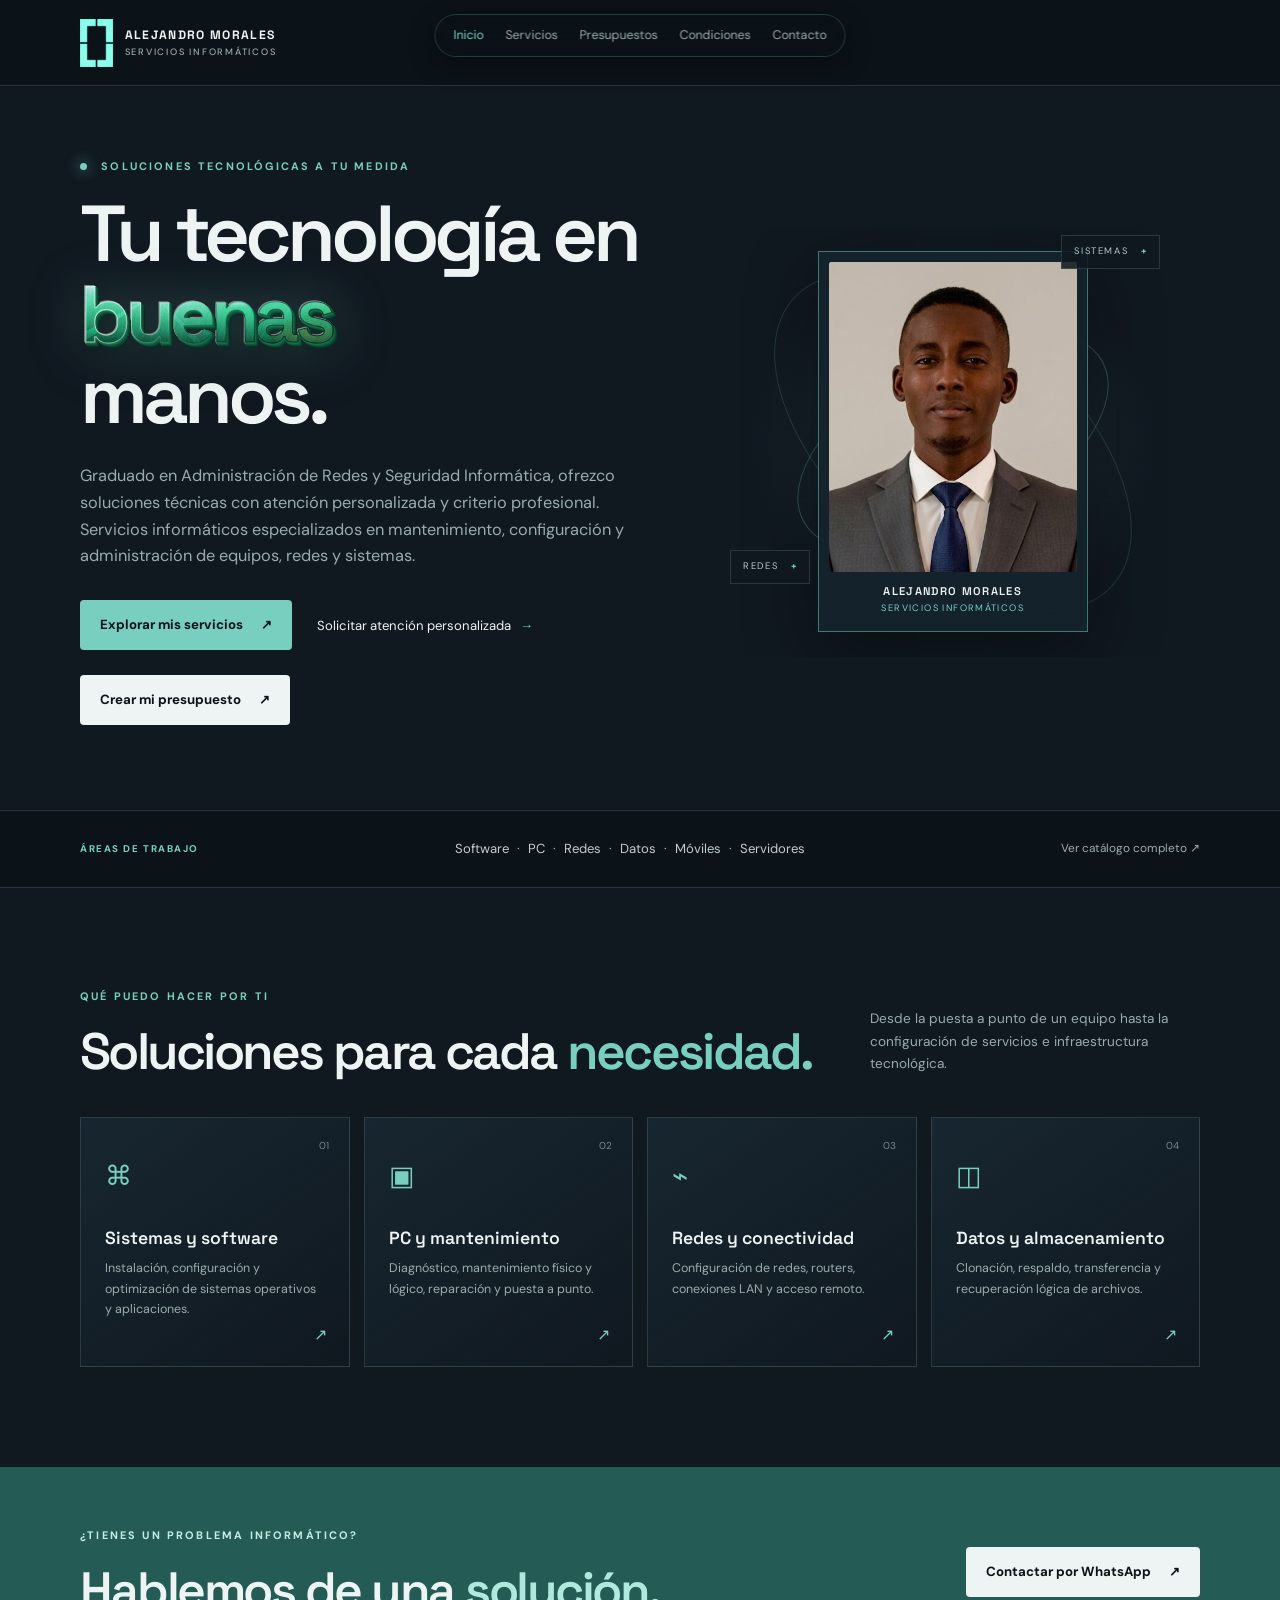
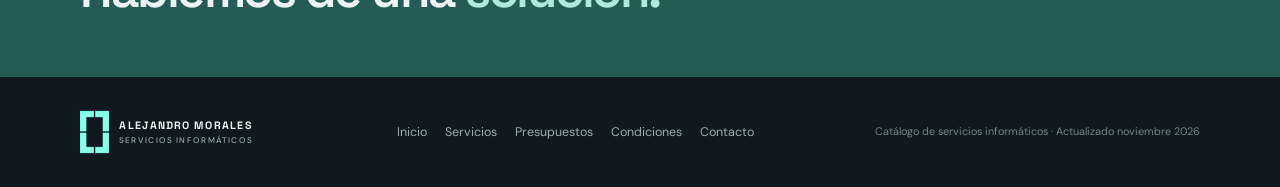
<file: index.html>
<!doctype html>
<html lang="es">
<head>
  <meta charset="utf-8">
  <meta name="viewport" content="width=device-width, initial-scale=1">
  <meta name="theme-color" content="#101820">
  <meta name="description" content="Servicios informáticos personalizados: mantenimiento, software, redes, datos, móviles y servidores.">
  <title>Alejandro Morales | Servicios informáticos</title>
  <link rel="canonical" href="https://alek0byte.github.io/alejandro-morales-services/">
  <meta property="og:type" content="website">
  <meta property="og:site_name" content="Alejandro Morales · Servicios informáticos">
  <meta property="og:title" content="Alejandro Morales | Servicios informáticos">
  <meta property="og:description" content="Asistencia informática, mantenimiento, redes, datos y servidores. Soluciones claras y atención personalizada.">
  <meta property="og:url" content="https://alek0byte.github.io/alejandro-morales-services/">
  <meta property="og:image" content="https://alek0byte.github.io/alejandro-morales-services/assets/img/og-image.jpg">
  <meta property="og:image:width" content="1200">
  <meta property="og:image:height" content="630">
  <meta property="og:image:alt" content="Alejandro Morales · Servicios informáticos">
  <meta property="og:locale" content="es_ES">
  <meta name="twitter:card" content="summary_large_image">
  <meta name="twitter:title" content="Alejandro Morales | Servicios informáticos">
  <meta name="twitter:description" content="Asistencia informática, mantenimiento, redes, datos y servidores.">
  <meta name="twitter:image" content="https://alek0byte.github.io/alejandro-morales-services/assets/img/og-image.jpg">
  <link rel="manifest" href="manifest.webmanifest">
  <link rel="icon" href="assets/img/favicon-32.png" type="image/png" sizes="32x32">
  <link rel="icon" href="assets/img/favicon.png" type="image/png" sizes="64x64">
  <link rel="icon" href="assets/img/app-icon-192.png" type="image/png" sizes="192x192">
  <link rel="apple-touch-icon" href="assets/img/apple-touch-icon-180.png" sizes="180x180">
  <link rel="preload" href="assets/fonts/dm-sans-400.woff2" as="font" type="font/woff2" crossorigin>
  <link rel="preload" href="assets/fonts/space-grotesk-600.woff2" as="font" type="font/woff2" crossorigin>
  <link rel="stylesheet" href="assets/css/fonts.css">
  <link rel="stylesheet" href="assets/css/site.css">
  <script type="application/ld+json">
    {
      "@context": "https://schema.org",
      "@type": "ProfessionalService",
      "name": "Alejandro Morales · Servicios informáticos",
      "description": "Asistencia informática, mantenimiento y configuración de equipos, redes y sistemas.",
      "url": "https://alek0byte.github.io/alejandro-morales-services/",
      "image": "https://alek0byte.github.io/alejandro-morales-services/assets/img/og-image.jpg",
      "telephone": "+53 5921 6497",
      "founder": {
        "@type": "Person",
        "name": "Alejandro Morales"
      },
      "knowsLanguage": "es"
    }
  </script>
</head>
<body>
<a class="skip-link" href="#contenido">Saltar al contenido</a>
<header class="site-header">
  <a class="brand" href="index.html"><img class="brand-logo" src="assets/img/logo.png" alt="" width="98" height="144" decoding="async"><span>ALEJANDRO MORALES<small>SERVICIOS INFORMÁTICOS</small></span></a>
  <button class="menu-toggle" type="button" aria-label="Abrir menú" aria-expanded="false" aria-controls="main-nav">☰</button>
  <nav id="main-nav" class="main-nav" aria-label="Navegación principal"><a class="active" aria-current="page" href="index.html">Inicio</a><a href="servicios.html">Servicios</a><a href="presupuesto.html">Presupuestos</a><a href="condiciones.html">Condiciones</a><a href="contacto.html">Contacto</a></nav>
</header>
<main id="contenido">
  <section class="hero wrap">
    <div class="hero-copy">
      <p class="kicker"><span class="pulse" aria-hidden="true"></span> SOLUCIONES TECNOLÓGICAS A TU MEDIDA</p>
      <h1>Tu tecnología en <span class="gem-tail"><span class="gem-slot"><span class="gem is-active" data-text="buenas">buenas</span><span class="gem" data-text="excelentes" aria-hidden="true">excelentes</span><span class="gem" data-text="las mejores" aria-hidden="true">las mejores</span></span> <span class="gem-manos">manos.</span></span></h1>
      <p class="hero-text">Graduado en Administración de Redes y Seguridad Informática, ofrezco soluciones técnicas con atención personalizada y criterio profesional. Servicios informáticos especializados en mantenimiento, configuración y administración de equipos, redes y sistemas.</p>
      <div class="hero-actions"><a class="button primary" href="servicios.html">Explorar mis servicios <span aria-hidden="true">↗</span></a><a class="text-link" href="contacto.html">Solicitar atención personalizada <span aria-hidden="true">→</span></a><a class="button light" href="presupuesto.html">Crear mi presupuesto <span aria-hidden="true">↗</span></a></div>
    </div>
    <div class="hero-art">
      <div class="orbit orbit-one"></div><div class="orbit orbit-two"></div>
      <div class="profile-card"><img src="assets/img/perfil.jpg" alt="Retrato de Alejandro Morales" class="profile-photo" width="512" height="505" fetchpriority="high" decoding="async"><div class="profile-caption"><strong>ALEJANDRO MORALES</strong><span>SERVICIOS INFORMÁTICOS</span></div></div>
      <div class="float-tag tag-top">SISTEMAS <b aria-hidden="true">+</b></div><div class="float-tag tag-bottom">REDES <b aria-hidden="true">+</b></div>
      <div class="art-grid"></div>
    </div>
  </section>
  <section class="intro-strip"><div class="wrap strip-inner"><span class="strip-label">ÁREAS DE TRABAJO</span><p>Software <i aria-hidden="true">·</i> PC <i aria-hidden="true">·</i> Redes <i aria-hidden="true">·</i> Datos <i aria-hidden="true">·</i> Móviles <i aria-hidden="true">·</i> Servidores</p><a href="servicios.html">Ver catálogo completo <span aria-hidden="true">↗</span></a></div></section>
  <section class="wrap section-block">
    <div class="section-heading"><div><p class="kicker">QUÉ PUEDO HACER POR TI</p><h2>Soluciones para cada <em>necesidad.</em></h2></div><p class="section-aside">Desde la puesta a punto de un equipo hasta la configuración de servicios e infraestructura tecnológica.</p></div>
    <div class="feature-grid">
      <a class="feature-card" href="servicios.html#sistemas-operativos-y-software"><span class="card-number">01</span><span class="feature-icon" aria-hidden="true">⌘</span><h3>Sistemas y software</h3><p>Instalación, configuración y optimización de sistemas operativos y aplicaciones.</p><span class="card-arrow" aria-hidden="true">↗</span></a>
      <a class="feature-card" href="servicios.html#mantenimiento-y-reparacion-de-pc"><span class="card-number">02</span><span class="feature-icon" aria-hidden="true">▣</span><h3>PC y mantenimiento</h3><p>Diagnóstico, mantenimiento físico y lógico, reparación y puesta a punto.</p><span class="card-arrow" aria-hidden="true">↗</span></a>
      <a class="feature-card" href="servicios.html#redes-y-conectividad"><span class="card-number">03</span><span class="feature-icon" aria-hidden="true">⌁</span><h3>Redes y conectividad</h3><p>Configuración de redes, routers, conexiones LAN y acceso remoto.</p><span class="card-arrow" aria-hidden="true">↗</span></a>
      <a class="feature-card" href="servicios.html#almacenamiento-y-recuperacion-de-datos"><span class="card-number">04</span><span class="feature-icon" aria-hidden="true">◫</span><h3>Datos y almacenamiento</h3><p>Clonación, respaldo, transferencia y recuperación lógica de archivos.</p><span class="card-arrow" aria-hidden="true">↗</span></a>
    </div>
  </section>
  <section class="contact-band"><div class="wrap band-inner"><div><p class="kicker">¿TIENES UN PROBLEMA INFORMÁTICO?</p><h2>Hablemos de una <em>solución.</em></h2></div><a class="button light" href="https://wa.me/5359216497?text=Hola%20Alejandro%2C%20te%20escribo%20desde%20tu%20web.%20Necesito%20ayuda%20con%3A%20" target="_blank" rel="noopener">Contactar por WhatsApp <span aria-hidden="true">↗</span></a></div></section>
</main>
<footer class="site-footer wrap">
  <a class="brand footer-brand" href="index.html"><img class="brand-logo" src="assets/img/logo.png" alt="" width="98" height="144" decoding="async"><span>ALEJANDRO MORALES<small>SERVICIOS INFORMÁTICOS</small></span></a>
  <nav class="footer-nav" aria-label="Navegación del pie"><a href="index.html">Inicio</a><a href="servicios.html">Servicios</a><a href="presupuesto.html">Presupuestos</a><a href="condiciones.html">Condiciones</a><a href="contacto.html">Contacto</a></nav>
  <p>Catálogo de servicios informáticos<span class="footer-updated"> · Actualizado noviembre 2026</span></p>
</footer>
<script src="assets/js/site.js"></script><script src="assets/js/hero-carousel.js"></script>
</body>
</html>
</file>
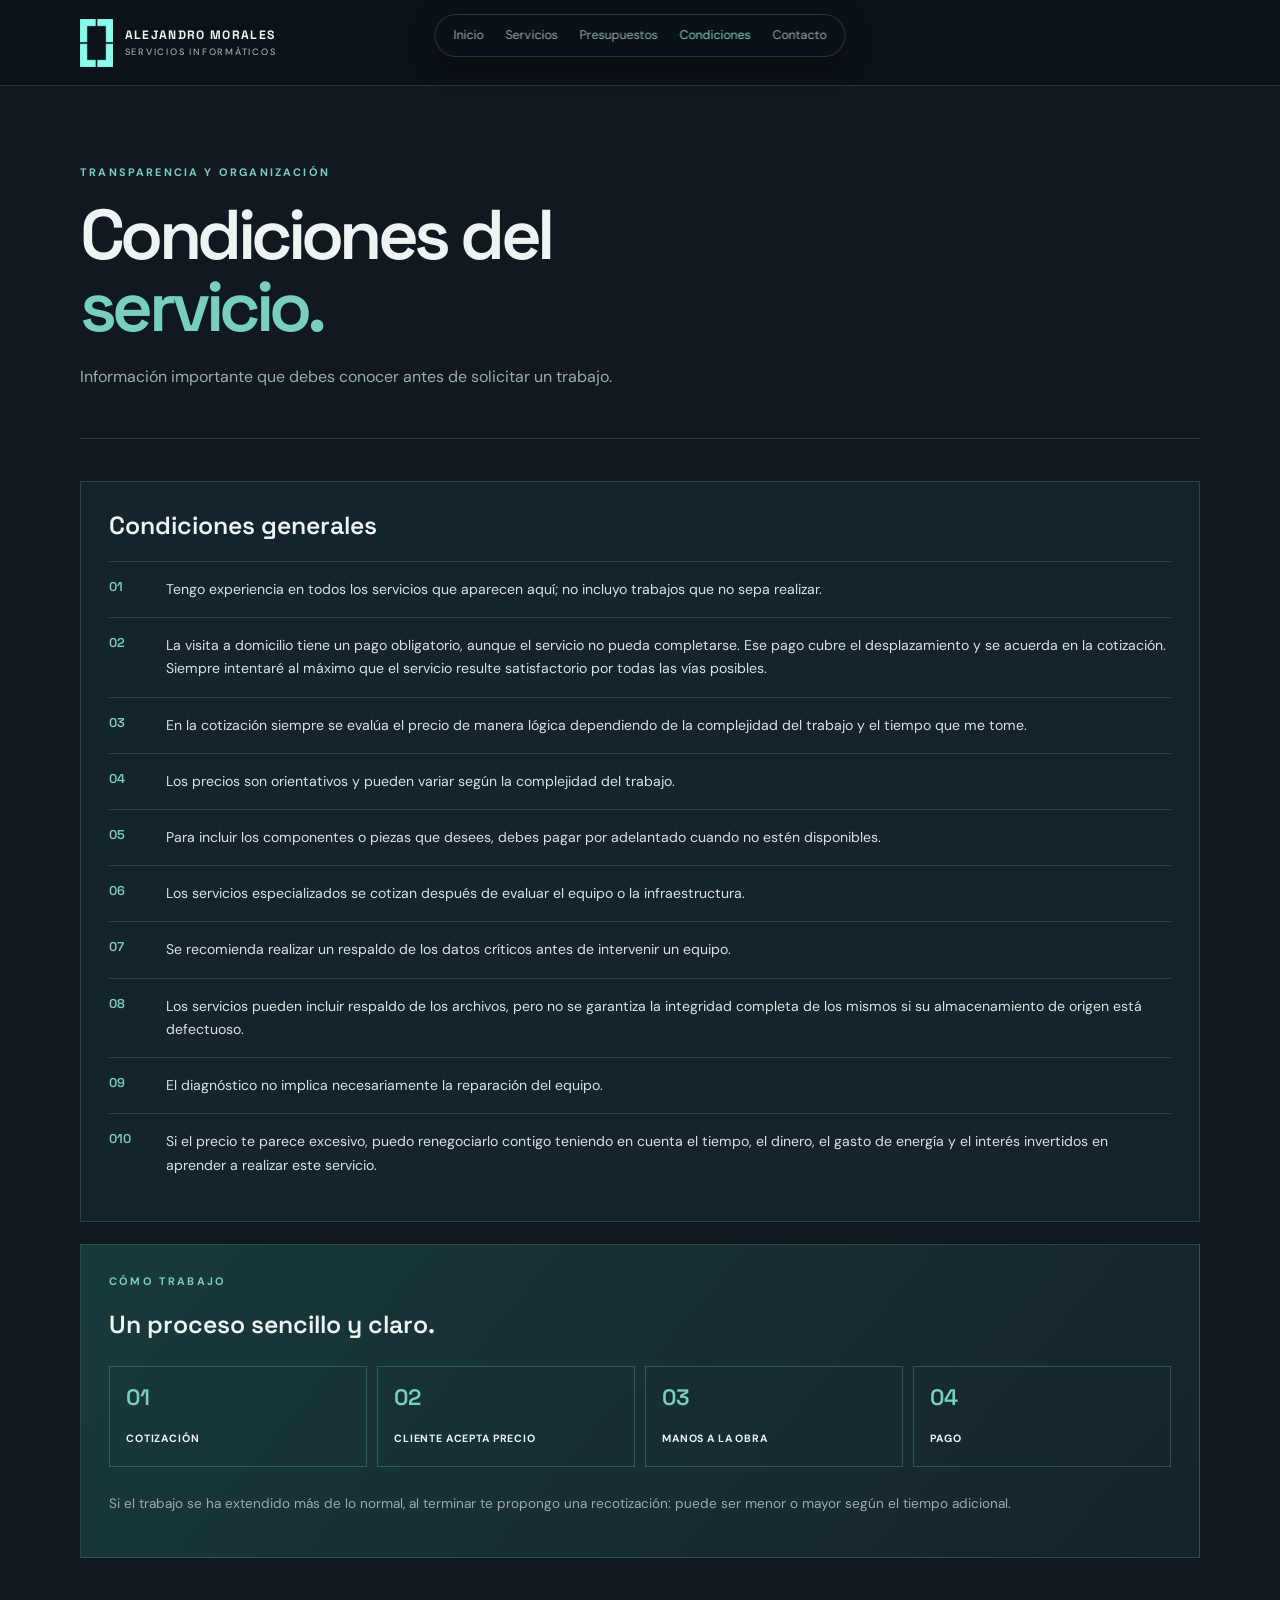
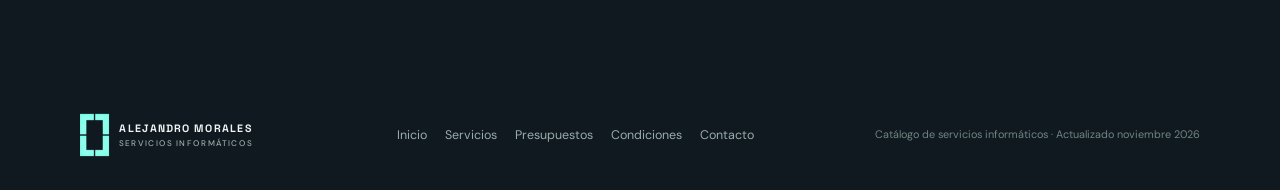
<file: condiciones.html>
<!doctype html>
<html lang="es">
<head>
  <meta charset="utf-8">
  <meta name="viewport" content="width=device-width, initial-scale=1">
  <meta name="theme-color" content="#101820">
  <meta name="description" content="Condiciones, proceso de trabajo y forma de pago de los servicios informáticos de Alejandro Morales.">
  <title>Condiciones | Alejandro Morales</title>
  <link rel="canonical" href="https://alek0byte.github.io/alejandro-morales-services/condiciones.html">
  <meta property="og:type" content="website">
  <meta property="og:site_name" content="Alejandro Morales · Servicios informáticos">
  <meta property="og:title" content="Condiciones | Alejandro Morales">
  <meta property="og:description" content="Condiciones, proceso de trabajo y forma de pago de los servicios informáticos.">
  <meta property="og:url" content="https://alek0byte.github.io/alejandro-morales-services/condiciones.html">
  <meta property="og:image" content="https://alek0byte.github.io/alejandro-morales-services/assets/img/og-image.jpg">
  <meta property="og:image:width" content="1200">
  <meta property="og:image:height" content="630">
  <meta property="og:image:alt" content="Alejandro Morales · Servicios informáticos">
  <meta property="og:locale" content="es_ES">
  <meta name="twitter:card" content="summary_large_image">
  <meta name="twitter:title" content="Condiciones | Alejandro Morales">
  <meta name="twitter:description" content="Condiciones, proceso de trabajo y forma de pago de los servicios informáticos.">
  <meta name="twitter:image" content="https://alek0byte.github.io/alejandro-morales-services/assets/img/og-image.jpg">
  <link rel="manifest" href="manifest.webmanifest">
  <link rel="icon" href="assets/img/favicon-32.png" type="image/png" sizes="32x32">
  <link rel="icon" href="assets/img/favicon.png" type="image/png" sizes="64x64">
  <link rel="icon" href="assets/img/app-icon-192.png" type="image/png" sizes="192x192">
  <link rel="apple-touch-icon" href="assets/img/apple-touch-icon-180.png" sizes="180x180">
  <link rel="preload" href="assets/fonts/dm-sans-400.woff2" as="font" type="font/woff2" crossorigin>
  <link rel="preload" href="assets/fonts/space-grotesk-600.woff2" as="font" type="font/woff2" crossorigin>
  <link rel="stylesheet" href="assets/css/fonts.css">
  <link rel="stylesheet" href="assets/css/site.css">
</head>
<body>
<a class="skip-link" href="#contenido">Saltar al contenido</a>
<header class="site-header">
  <a class="brand" href="index.html"><img class="brand-logo" src="assets/img/logo.png" alt="" width="98" height="144" decoding="async"><span>ALEJANDRO MORALES<small>SERVICIOS INFORMÁTICOS</small></span></a>
  <button class="menu-toggle" type="button" aria-label="Abrir menú" aria-expanded="false" aria-controls="main-nav">☰</button>
  <nav id="main-nav" class="main-nav" aria-label="Navegación principal"><a href="index.html">Inicio</a><a href="servicios.html">Servicios</a><a href="presupuesto.html">Presupuestos</a><a class="active" aria-current="page" href="condiciones.html">Condiciones</a><a href="contacto.html">Contacto</a></nav>
</header>
<main id="contenido" class="wrap inner-page">
  <div class="page-title"><p class="kicker">TRANSPARENCIA Y ORGANIZACIÓN</p><h1>Condiciones del <em>servicio.</em></h1><p>Información importante que debes conocer antes de solicitar un trabajo.</p></div>
  <section class="content-panel"><h2>Condiciones generales</h2><ol id="conditions-list" class="numbered-list"></ol></section>
  <section class="content-panel procedure-panel"><p class="kicker">CÓMO TRABAJO</p><h2>Un proceso sencillo y claro.</h2><div id="procedure-steps" class="procedure-steps"></div><p id="procedure-note" class="muted"></p></section>
</main>
<footer class="site-footer wrap">
  <a class="brand footer-brand" href="index.html"><img class="brand-logo" src="assets/img/logo.png" alt="" width="98" height="144" decoding="async"><span>ALEJANDRO MORALES<small>SERVICIOS INFORMÁTICOS</small></span></a>
  <nav class="footer-nav" aria-label="Navegación del pie"><a href="index.html">Inicio</a><a href="servicios.html">Servicios</a><a href="presupuesto.html">Presupuestos</a><a href="condiciones.html">Condiciones</a><a href="contacto.html">Contacto</a></nav>
  <p>Catálogo de servicios informáticos<span class="footer-updated"> · Actualizado noviembre 2026</span></p>
</footer>
<script src="assets/js/site.js"></script><script src="assets/js/shared.js"></script><script src="assets/js/conditions.js"></script>
</body>
</html>
</file>
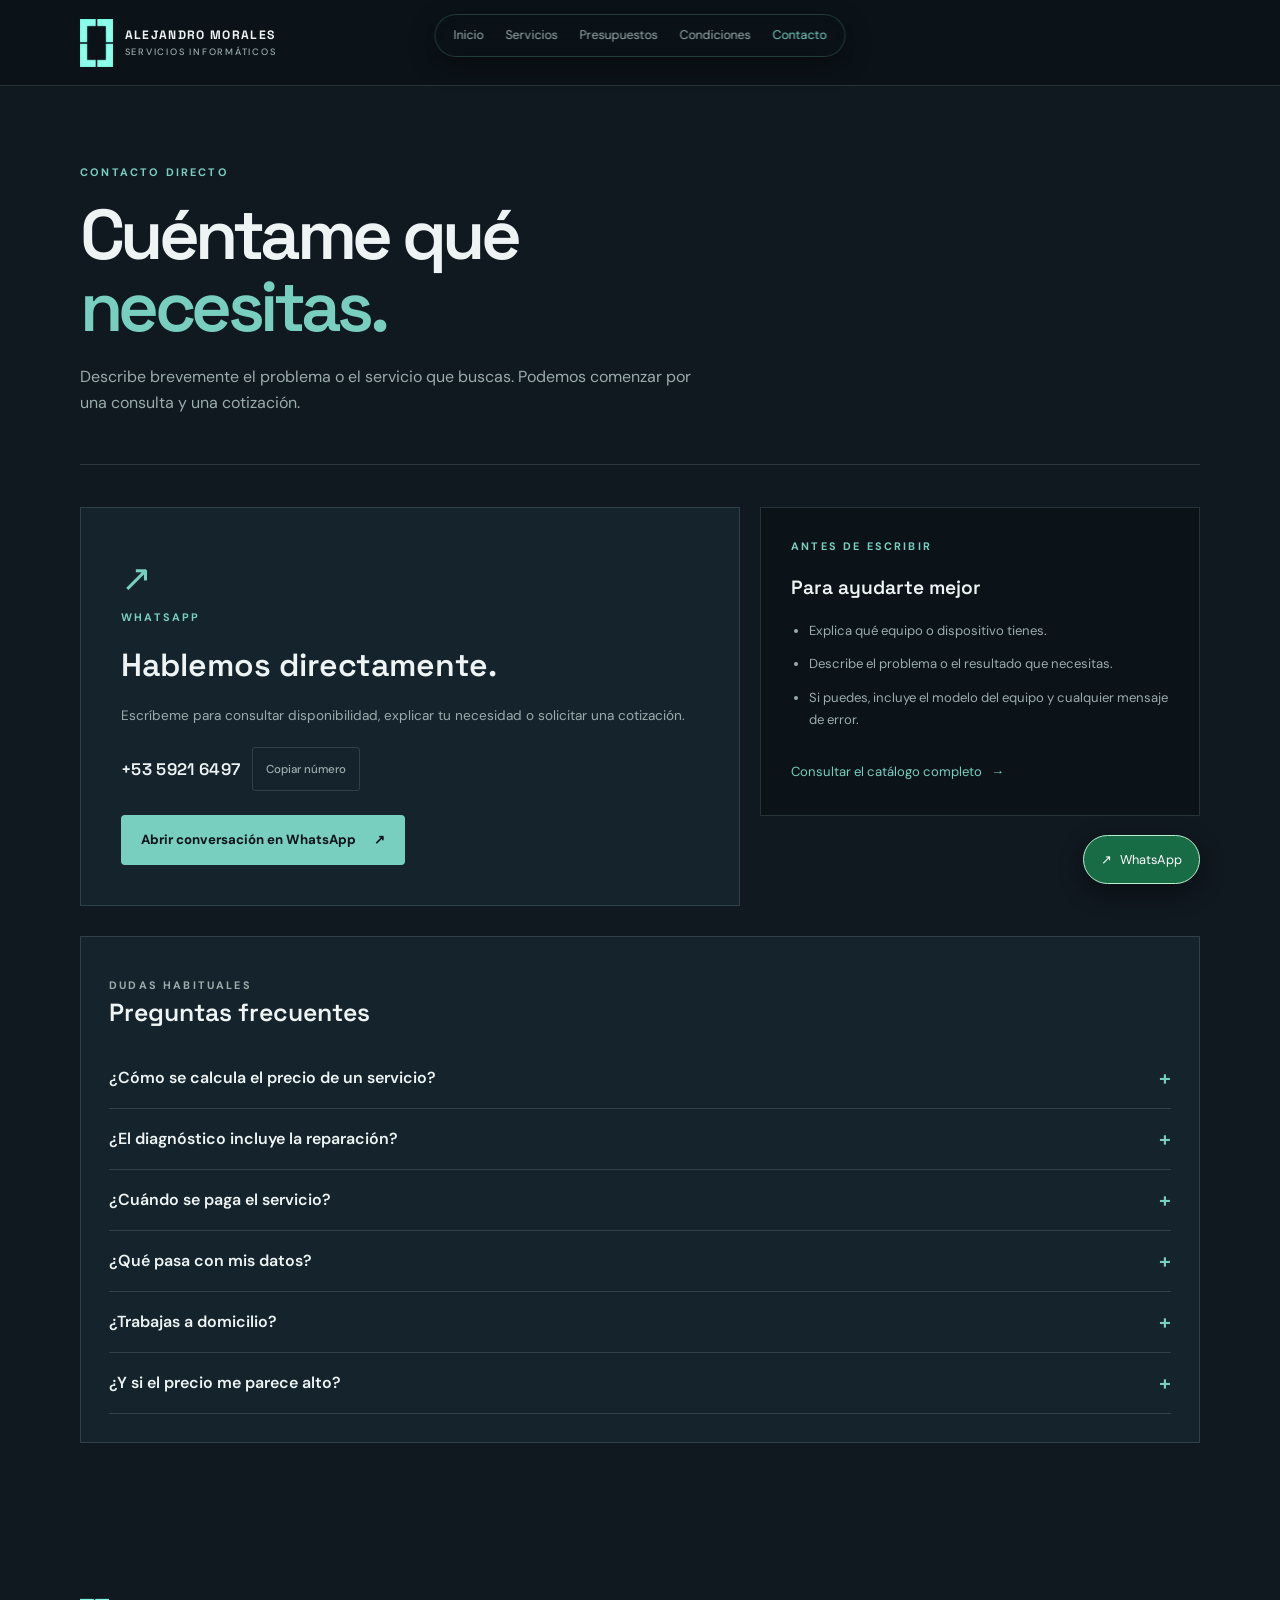
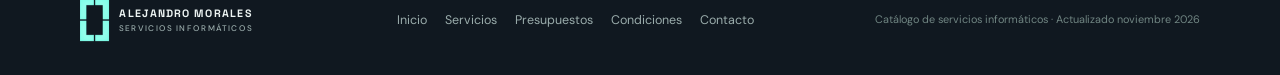
<file: contacto.html>
<!doctype html>
<html lang="es">
<head>
  <meta charset="utf-8">
  <meta name="viewport" content="width=device-width, initial-scale=1">
  <meta name="theme-color" content="#101820">
  <meta name="description" content="Contacta con Alejandro Morales para solicitar servicios informáticos o una cotización. Atención directa por WhatsApp.">
  <title>Contacto | Alejandro Morales</title>
  <link rel="canonical" href="https://alek0byte.github.io/alejandro-morales-services/contacto.html">
  <meta property="og:type" content="website">
  <meta property="og:site_name" content="Alejandro Morales · Servicios informáticos">
  <meta property="og:title" content="Contacto | Alejandro Morales">
  <meta property="og:description" content="Cuéntame qué necesitas y te respondo con una cotización. Atención directa por WhatsApp.">
  <meta property="og:url" content="https://alek0byte.github.io/alejandro-morales-services/contacto.html">
  <meta property="og:image" content="https://alek0byte.github.io/alejandro-morales-services/assets/img/og-image.jpg">
  <meta property="og:image:width" content="1200">
  <meta property="og:image:height" content="630">
  <meta property="og:image:alt" content="Alejandro Morales · Servicios informáticos">
  <meta property="og:locale" content="es_ES">
  <meta name="twitter:card" content="summary_large_image">
  <meta name="twitter:title" content="Contacto | Alejandro Morales">
  <meta name="twitter:description" content="Cuéntame qué necesitas y te respondo con una cotización.">
  <meta name="twitter:image" content="https://alek0byte.github.io/alejandro-morales-services/assets/img/og-image.jpg">
  <link rel="manifest" href="manifest.webmanifest">
  <link rel="icon" href="assets/img/favicon-32.png" type="image/png" sizes="32x32">
  <link rel="icon" href="assets/img/favicon.png" type="image/png" sizes="64x64">
  <link rel="icon" href="assets/img/app-icon-192.png" type="image/png" sizes="192x192">
  <link rel="apple-touch-icon" href="assets/img/apple-touch-icon-180.png" sizes="180x180">
  <link rel="preload" href="assets/fonts/dm-sans-400.woff2" as="font" type="font/woff2" crossorigin>
  <link rel="preload" href="assets/fonts/space-grotesk-600.woff2" as="font" type="font/woff2" crossorigin>
  <link rel="stylesheet" href="assets/css/fonts.css">
  <link rel="stylesheet" href="assets/css/site.css">
  <script type="application/ld+json">
    {
      "@context": "https://schema.org",
      "@type": "FAQPage",
      "mainEntity": [
        {
          "@type": "Question",
          "name": "¿Cómo se calcula el precio de un servicio?",
          "acceptedAnswer": {
            "@type": "Answer",
            "text": "Cotizo cada trabajo según su complejidad y el tiempo que requiera. Los precios del catálogo son orientativos y pueden variar; si el trabajo se extiende más de lo normal, te propongo una recotización al terminar."
          }
        },
        {
          "@type": "Question",
          "name": "¿El diagnóstico incluye la reparación?",
          "acceptedAnswer": {
            "@type": "Answer",
            "text": "No. El diagnóstico no implica necesariamente la reparación del equipo: primero se evalúa el problema y se te presenta la cotización."
          }
        },
        {
          "@type": "Question",
          "name": "¿Cuándo se paga el servicio?",
          "acceptedAnswer": {
            "@type": "Answer",
            "text": "El servicio se paga al finalizar. La visita a domicilio tiene un pago obligatorio que cubre el desplazamiento, aunque el servicio no pueda completarse; en esos casos intentaré resolverlo por todas las vías posibles. Si hay que comprar piezas, se paga por adelantado cuando no estén disponibles."
          }
        },
        {
          "@type": "Question",
          "name": "¿Qué pasa con mis datos?",
          "acceptedAnswer": {
            "@type": "Answer",
            "text": "Se recomienda respaldar los datos críticos antes de intervenir cualquier equipo. El servicio puede incluir respaldo de archivos, pero no se garantiza la integridad completa si el almacenamiento de origen está defectuoso."
          }
        },
        {
          "@type": "Question",
          "name": "¿Trabajas a domicilio?",
          "acceptedAnswer": {
            "@type": "Answer",
            "text": "Sí, trabajo a domicilio. La visita tiene un pago obligatorio que cubre el desplazamiento, aunque el servicio no pueda completarse. El importe se acuerda en la cotización."
          }
        },
        {
          "@type": "Question",
          "name": "¿Y si el precio me parece alto?",
          "acceptedAnswer": {
            "@type": "Answer",
            "text": "El precio se puede renegociar teniendo en cuenta el tiempo, los gastos y el trabajo invertido."
          }
        }
      ]
    }
  </script>
</head>
<body>
<a class="skip-link" href="#contenido">Saltar al contenido</a>
<header class="site-header">
  <a class="brand" href="index.html"><img class="brand-logo" src="assets/img/logo.png" alt="" width="98" height="144" decoding="async"><span>ALEJANDRO MORALES<small>SERVICIOS INFORMÁTICOS</small></span></a>
  <button class="menu-toggle" type="button" aria-label="Abrir menú" aria-expanded="false" aria-controls="main-nav">☰</button>
  <nav id="main-nav" class="main-nav" aria-label="Navegación principal"><a href="index.html">Inicio</a><a href="servicios.html">Servicios</a><a href="presupuesto.html">Presupuestos</a><a href="condiciones.html">Condiciones</a><a class="active" aria-current="page" href="contacto.html">Contacto</a></nav>
</header>
<main id="contenido" class="wrap inner-page">
  <div class="page-title"><p class="kicker">CONTACTO DIRECTO</p><h1>Cuéntame qué <em>necesitas.</em></h1><p>Describe brevemente el problema o el servicio que buscas. Podemos comenzar por una consulta y una cotización.</p></div>
  <div class="contact-layout">
    <section class="content-panel contact-main">
      <span class="contact-symbol" aria-hidden="true">↗</span>
      <p class="kicker">WHATSAPP</p>
      <h2>Hablemos directamente.</h2>
      <p class="muted">Escríbeme para consultar disponibilidad, explicar tu necesidad o solicitar una cotización.</p>
      <p class="contact-phone"><a href="https://wa.me/5359216497?text=Hola%20Alejandro%2C%20te%20escribo%20desde%20tu%20web.%20Necesito%20ayuda%20con%3A%20" target="_blank" rel="noopener">+53 5921 6497</a><button class="copy-button" type="button" data-copy="+5359216497" data-copy-status="copy-status">Copiar número</button></p>
      <p class="sr-only" id="copy-status" role="status" aria-live="polite"></p>
      <a class="button primary" href="https://wa.me/5359216497?text=Hola%20Alejandro%2C%20te%20escribo%20desde%20tu%20web.%20Necesito%20ayuda%20con%3A%20" target="_blank" rel="noopener">Abrir conversación en WhatsApp <span aria-hidden="true">↗</span></a>
    </section>
    <aside class="contact-aside">
      <p class="kicker">ANTES DE ESCRIBIR</p>
      <h3>Para ayudarte mejor</h3>
      <ul><li>Explica qué equipo o dispositivo tienes.</li><li>Describe el problema o el resultado que necesitas.</li><li>Si puedes, incluye el modelo del equipo y cualquier mensaje de error.</li></ul>
      <a class="text-link" href="servicios.html">Consultar el catálogo completo <span aria-hidden="true">→</span></a>
    </aside>
  </div>
  <section class="content-panel faq" aria-labelledby="faq-title">
    <p class="kicker">DUDAS HABITUALES</p>
    <h2 id="faq-title">Preguntas frecuentes</h2>
    <details><summary>¿Cómo se calcula el precio de un servicio?</summary><p>Cotizo cada trabajo según su complejidad y el tiempo que requiera. Los precios del catálogo son orientativos y pueden variar; si el trabajo se extiende más de lo normal, te propongo una recotización al terminar.</p></details>
    <details><summary>¿El diagnóstico incluye la reparación?</summary><p>No. El diagnóstico no implica necesariamente la reparación del equipo: primero se evalúa el problema y se te presenta la cotización.</p></details>
    <details><summary>¿Cuándo se paga el servicio?</summary><p>El servicio se paga al finalizar. La visita a domicilio tiene un pago obligatorio que cubre el desplazamiento, aunque el servicio no pueda completarse; en esos casos intentaré resolverlo por todas las vías posibles. Si hay que comprar piezas, se paga por adelantado cuando no estén disponibles.</p></details>
    <details><summary>¿Qué pasa con mis datos?</summary><p>Se recomienda respaldar los datos críticos antes de intervenir cualquier equipo. El servicio puede incluir respaldo de archivos, pero no se garantiza la integridad completa si el almacenamiento de origen está defectuoso.</p></details>
    <details><summary>¿Trabajas a domicilio?</summary><p>Sí, trabajo a domicilio. La visita tiene un pago obligatorio que cubre el desplazamiento, aunque el servicio no pueda completarse. El importe se acuerda en la cotización.</p></details>
    <details><summary>¿Y si el precio me parece alto?</summary><p>El precio se puede renegociar teniendo en cuenta el tiempo, los gastos y el trabajo invertido.</p></details>
  </section>
</main>
<footer class="site-footer wrap">
  <a class="brand footer-brand" href="index.html"><img class="brand-logo" src="assets/img/logo.png" alt="" width="98" height="144" decoding="async"><span>ALEJANDRO MORALES<small>SERVICIOS INFORMÁTICOS</small></span></a>
  <nav class="footer-nav" aria-label="Navegación del pie"><a href="index.html">Inicio</a><a href="servicios.html">Servicios</a><a href="presupuesto.html">Presupuestos</a><a href="condiciones.html">Condiciones</a><a href="contacto.html">Contacto</a></nav>
  <p>Catálogo de servicios informáticos<span class="footer-updated"> · Actualizado noviembre 2026</span></p>
</footer>
<a class="floating-whatsapp" href="https://wa.me/5359216497?text=Hola%20Alejandro%2C%20te%20escribo%20desde%20tu%20web.%20Necesito%20ayuda%20con%3A%20" target="_blank" rel="noopener" aria-label="Contactar por WhatsApp">↗ <span>WhatsApp</span></a>
<script src="assets/js/site.js"></script>
</body>
</html>
</file>
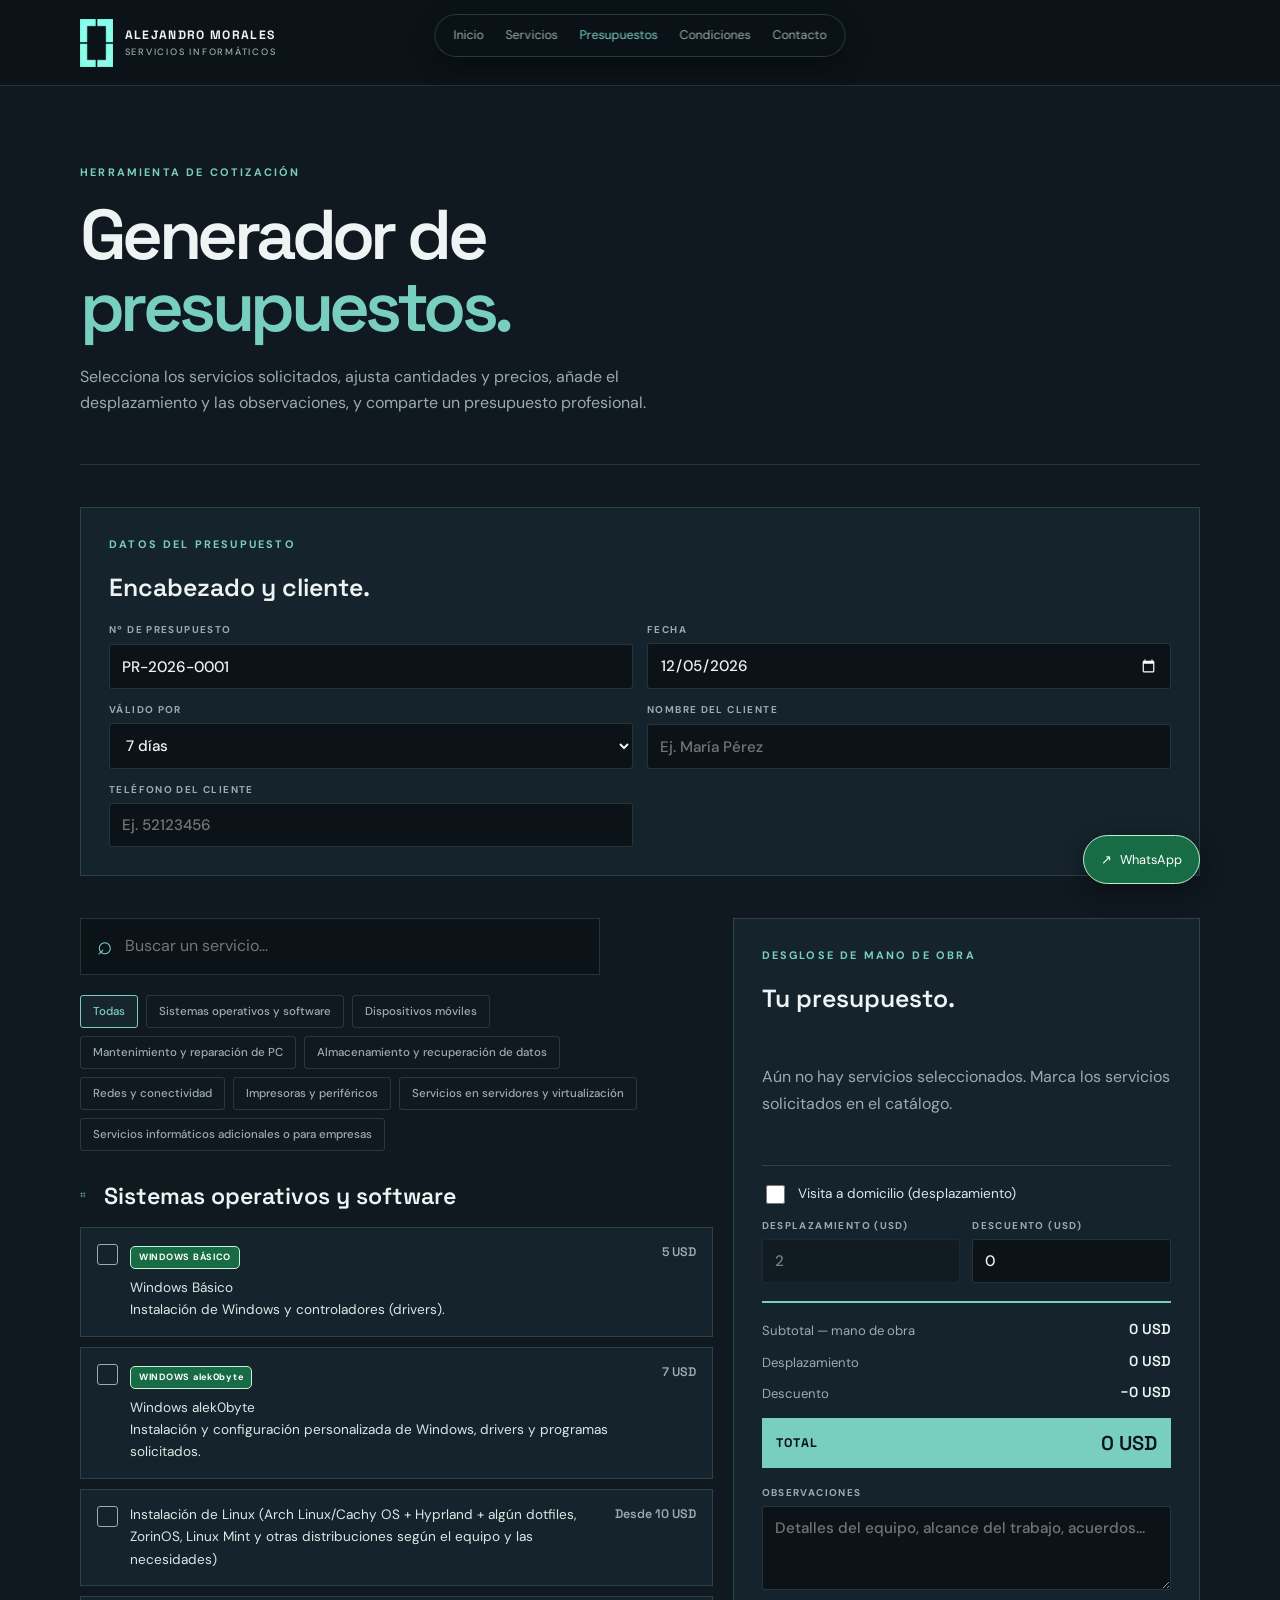
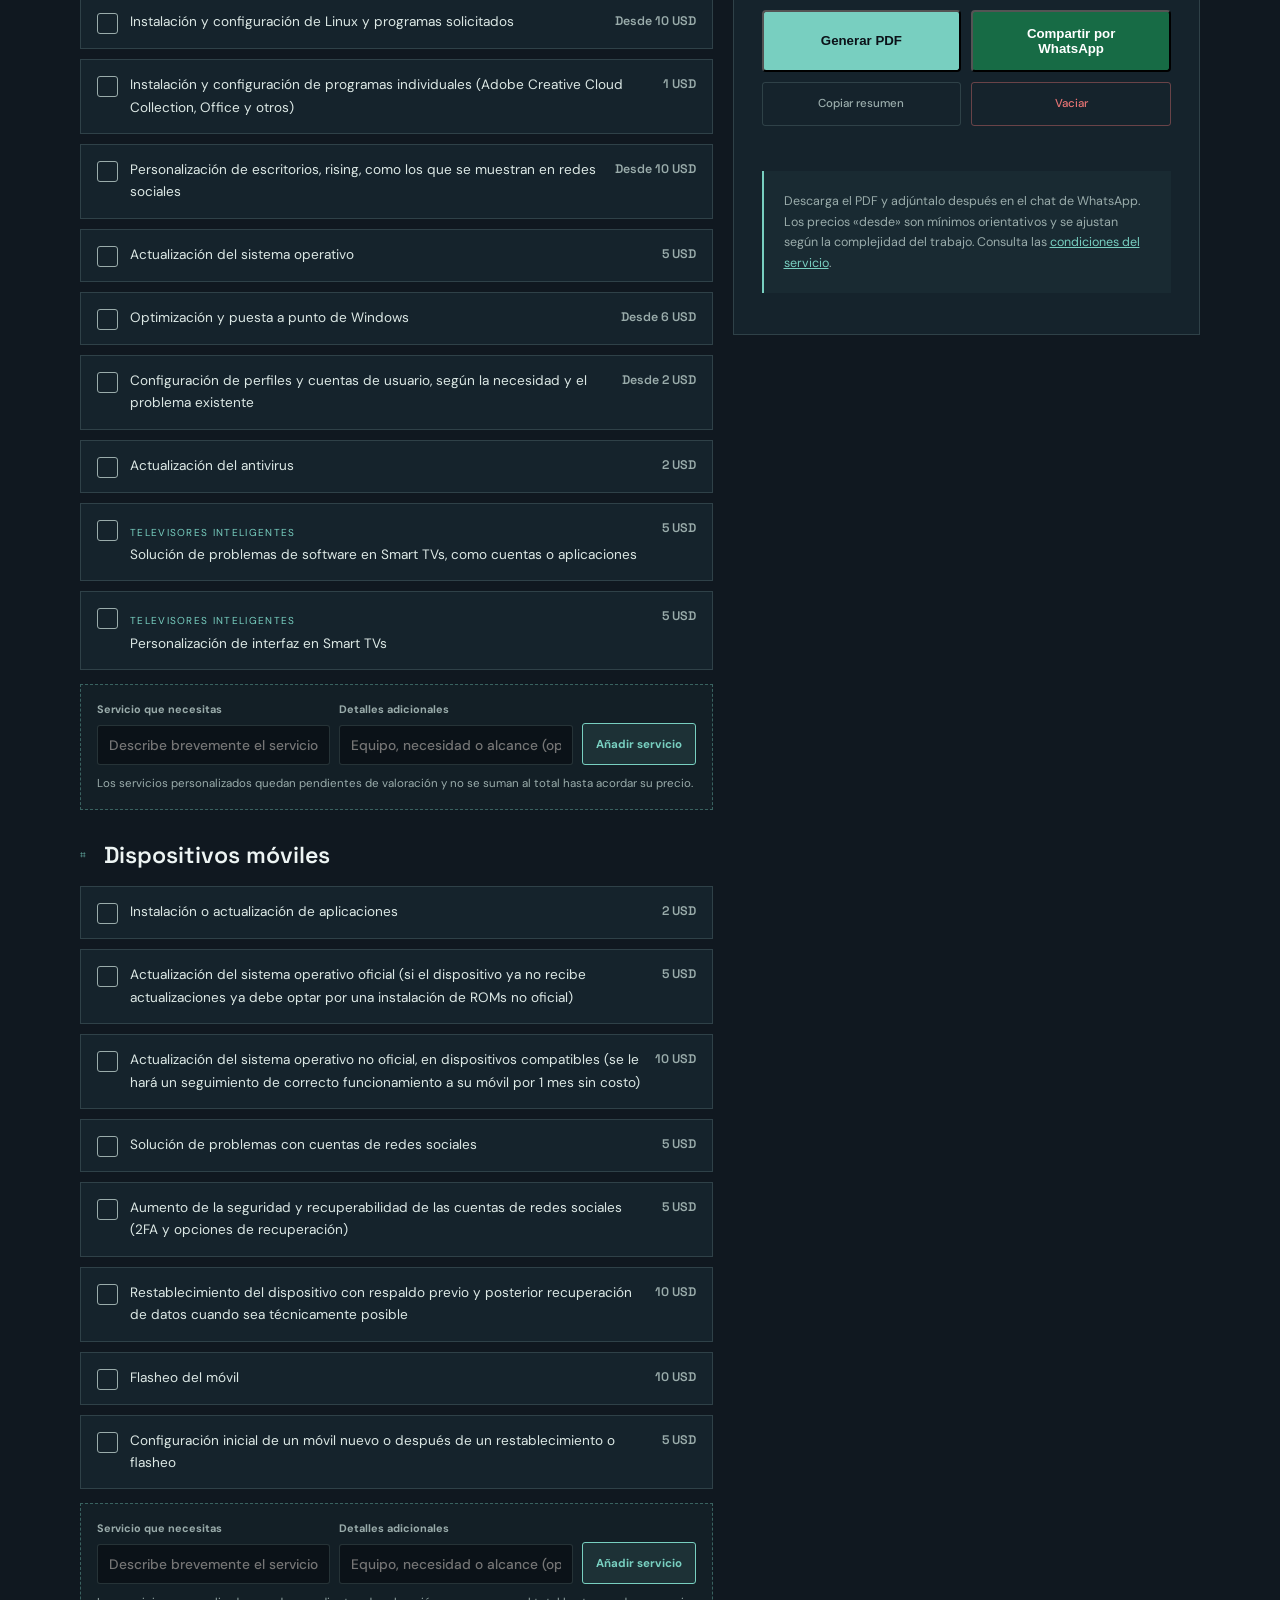
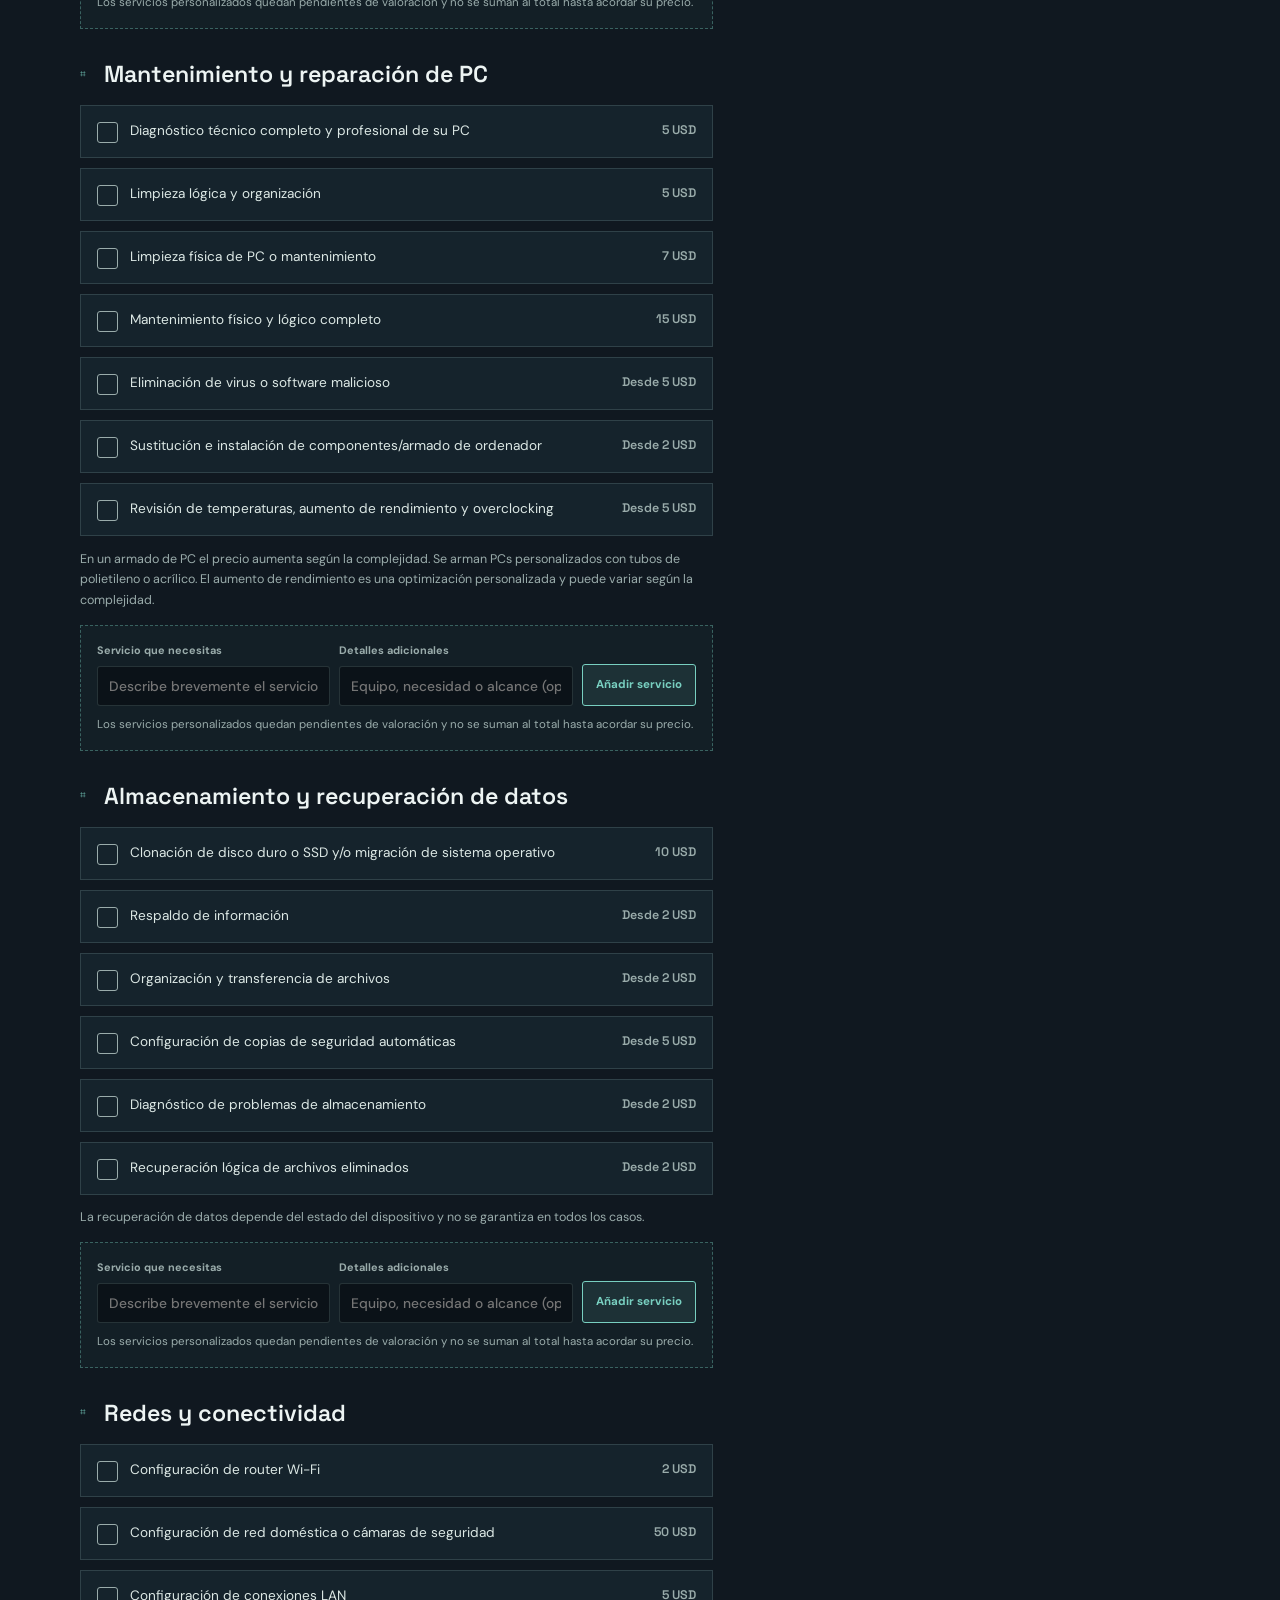
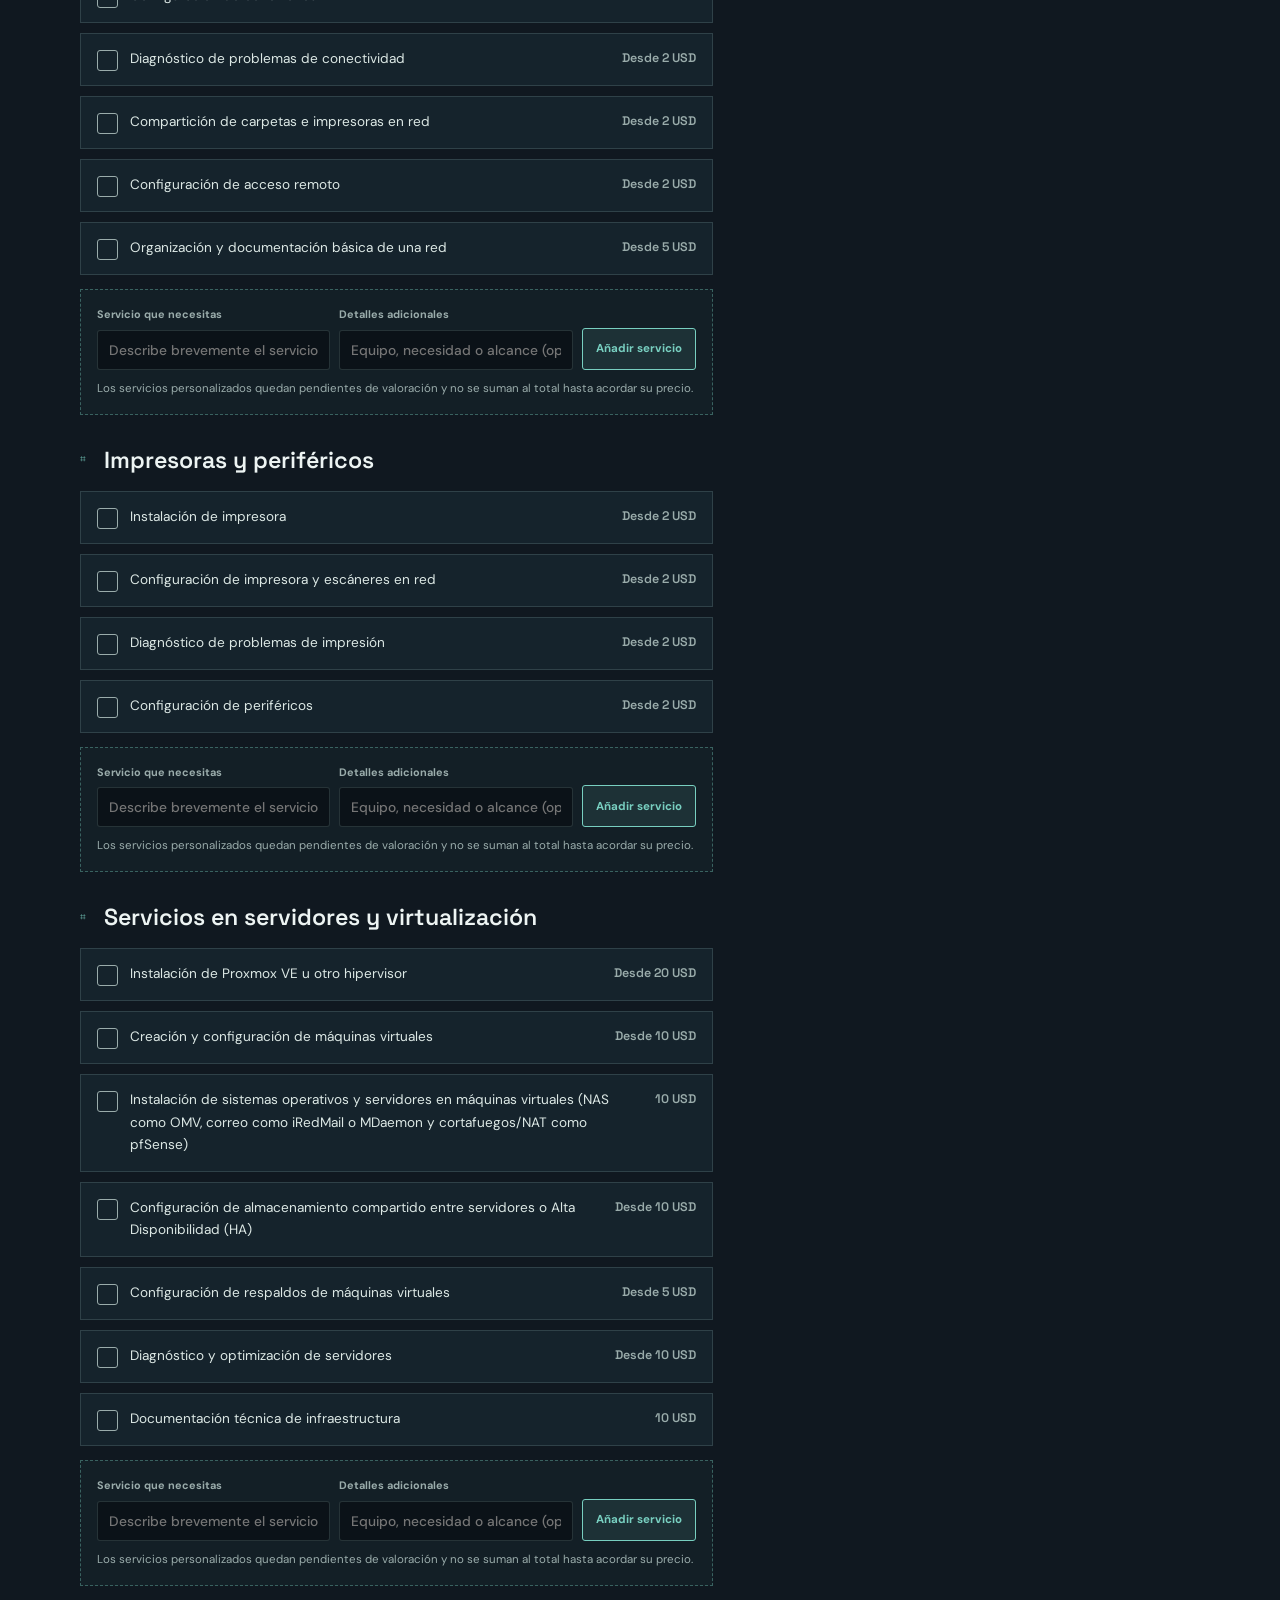
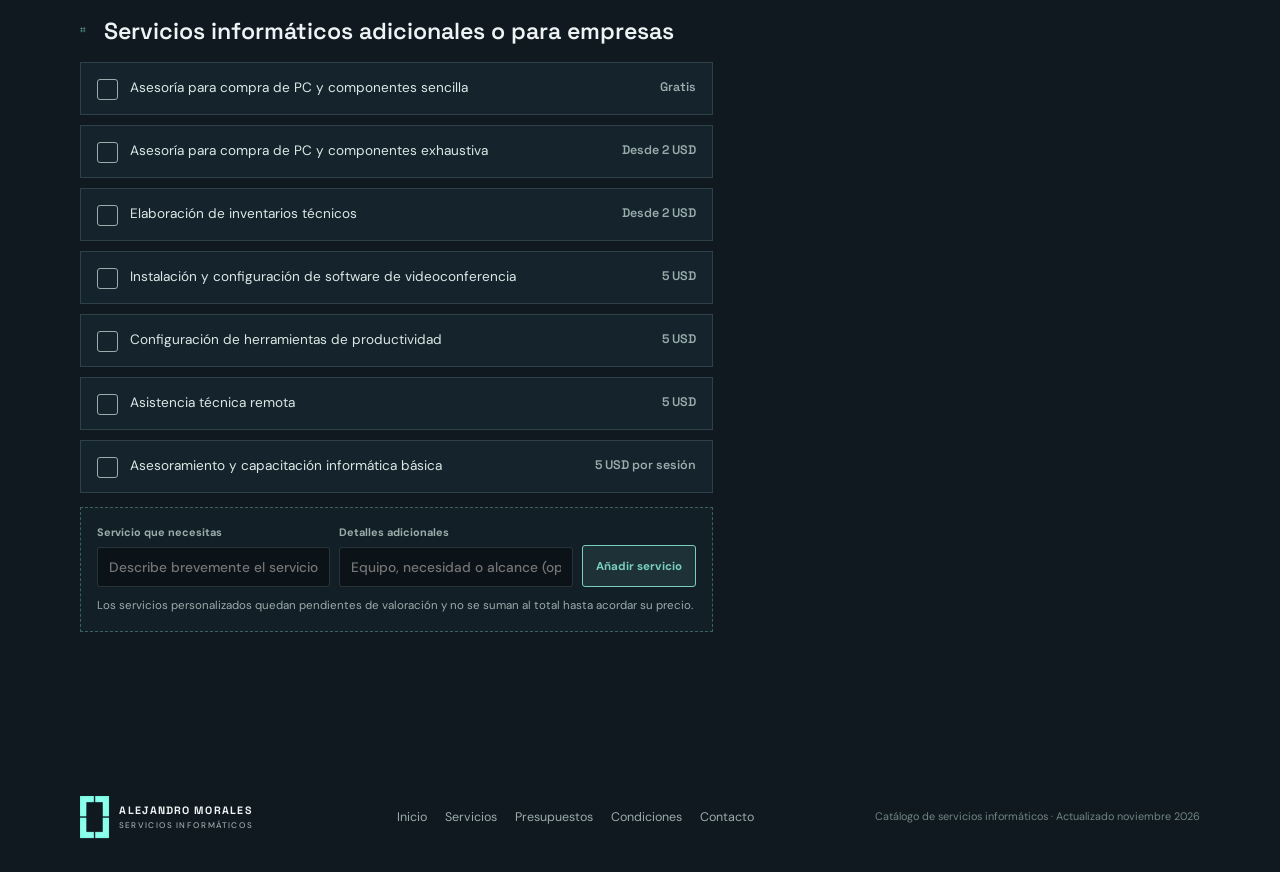
<file: presupuesto.html>
<!doctype html>
<html lang="es">
<head>
  <meta charset="utf-8">
  <meta name="viewport" content="width=device-width, initial-scale=1">
  <meta name="theme-color" content="#101820">
  <meta name="description" content="Arma presupuestos con el catálogo de servicios de Alejandro Morales, ajusta cantidades y comparte el resultado en PDF o por WhatsApp.">
  <title>Generador de presupuestos | Alejandro Morales</title>
  <link rel="canonical" href="https://alek0byte.github.io/alejandro-morales-services/presupuesto.html">
  <meta property="og:type" content="website">
  <meta property="og:site_name" content="Alejandro Morales · Servicios informáticos">
  <meta property="og:title" content="Generador de presupuestos | Alejandro Morales">
  <meta property="og:description" content="Selecciona servicios, ajusta cantidades y genera un presupuesto profesional en PDF listo para compartir.">
  <meta property="og:url" content="https://alek0byte.github.io/alejandro-morales-services/presupuesto.html">
  <meta property="og:image" content="https://alek0byte.github.io/alejandro-morales-services/assets/img/og-image.jpg">
  <meta property="og:image:width" content="1200">
  <meta property="og:image:height" content="630">
  <meta property="og:image:alt" content="Alejandro Morales · Servicios informáticos">
  <meta property="og:locale" content="es_ES">
  <meta name="twitter:card" content="summary_large_image">
  <meta name="twitter:title" content="Generador de presupuestos | Alejandro Morales">
  <meta name="twitter:description" content="Genera presupuestos en PDF a partir del catálogo de servicios.">
  <meta name="twitter:image" content="https://alek0byte.github.io/alejandro-morales-services/assets/img/og-image.jpg">
  <link rel="manifest" href="manifest.webmanifest">
  <link rel="icon" href="assets/img/favicon-32.png" type="image/png" sizes="32x32">
  <link rel="icon" href="assets/img/favicon.png" type="image/png" sizes="64x64">
  <link rel="icon" href="assets/img/app-icon-192.png" type="image/png" sizes="192x192">
  <link rel="apple-touch-icon" href="assets/img/apple-touch-icon-180.png" sizes="180x180">
  <link rel="preload" href="assets/fonts/dm-sans-400.woff2" as="font" type="font/woff2" crossorigin>
  <link rel="preload" href="assets/fonts/space-grotesk-600.woff2" as="font" type="font/woff2" crossorigin>
  <link rel="stylesheet" href="assets/css/fonts.css">
  <link rel="stylesheet" href="assets/css/site.css">
</head>
<body>
<a class="skip-link" href="#contenido">Saltar al contenido</a>
<header class="site-header">
  <a class="brand" href="index.html"><img class="brand-logo" src="assets/img/logo.png" alt="" width="98" height="144" decoding="async"><span>ALEJANDRO MORALES<small>SERVICIOS INFORMÁTICOS</small></span></a>
  <button class="menu-toggle" type="button" aria-label="Abrir menú" aria-expanded="false" aria-controls="main-nav">☰</button>
  <nav id="main-nav" class="main-nav" aria-label="Navegación principal"><a href="index.html">Inicio</a><a href="servicios.html">Servicios</a><a class="active" aria-current="page" href="presupuesto.html">Presupuestos</a><a href="condiciones.html">Condiciones</a><a href="contacto.html">Contacto</a></nav>
</header>
<main id="contenido" class="wrap inner-page">
  <div class="page-title"><p class="kicker">HERRAMIENTA DE COTIZACIÓN</p><h1>Generador de <em>presupuestos.</em></h1><p>Selecciona los servicios solicitados, ajusta cantidades y precios, añade el desplazamiento y las observaciones, y comparte un presupuesto profesional.</p></div>
  <div class="quote-layout">
    <section class="content-panel" aria-labelledby="quote-setup-title">
      <p class="kicker">DATOS DEL PRESUPUESTO</p>
      <h2 id="quote-setup-title">Encabezado y cliente.</h2>
      <div class="field-grid">
        <label class="quote-field">Nº de presupuesto<input id="q-number" class="quote-input" type="text" autocomplete="off" inputmode="text"></label>
        <label class="quote-field">Fecha<input id="q-date" class="quote-input" type="date"></label>
        <label class="quote-field">Válido por<select id="q-validity" class="quote-input"><option value="3">3 días</option><option value="7" selected>7 días</option><option value="15">15 días</option><option value="30">30 días</option></select></label>
        <label class="quote-field">Nombre del cliente<input id="q-client" class="quote-input" type="text" placeholder="Ej. María Pérez" autocomplete="off"></label>
        <label class="quote-field">Teléfono del cliente<input id="q-phone" class="quote-input" type="tel" placeholder="Ej. 52123456" autocomplete="off"></label>
      </div>
    </section>
    <div class="quote-columns">
      <section class="quote-catalog-col" aria-labelledby="quote-catalog-title">
        <h2 id="quote-catalog-title" class="sr-only">Catálogo de servicios</h2>
        <div class="catalog-tools">
          <label class="search-box" for="quote-search"><span aria-hidden="true">⌕</span><span class="sr-only">Buscar servicios</span><input id="quote-search" type="search" placeholder="Buscar un servicio..." autocomplete="off" aria-describedby="quote-count"></label>
          <div id="quote-filters" class="filter-list" role="group" aria-label="Filtrar por categoría"></div>
        </div>
        <p id="quote-count" class="sr-only" role="status" aria-live="polite"></p>
        <div id="quote-catalog" class="quote-catalog"><p class="loading">Cargando catálogo...</p></div>
      </section>
      <aside class="quote-summary" aria-labelledby="quote-summary-title">
        <section class="content-panel">
          <p class="kicker">DESGLOSE DE MANO DE OBRA</p>
          <h2 id="quote-summary-title">Tu presupuesto.</h2>
          <div id="quote-lines"></div>
          <div class="quote-extras">
            <label class="quote-check-row"><input type="checkbox" id="q-travel"><span>Visita a domicilio (desplazamiento)</span></label>
            <div class="quote-extras-grid">
              <label class="quote-field">Desplazamiento (USD)<input type="number" id="q-travel-amount" class="quote-input" min="0" step="0.5" value="2" inputmode="decimal"></label>
              <label class="quote-field">Descuento (USD)<input type="number" id="q-discount" class="quote-input" min="0" step="0.5" value="0" inputmode="decimal"></label>
            </div>
          </div>
          <dl class="quote-totals">
            <div class="quote-total-row"><dt>Subtotal — mano de obra</dt><dd id="t-sub">0 USD</dd></div>
            <div class="quote-total-row" id="t-travel-row" hidden><dt>Desplazamiento</dt><dd id="t-travel">0 USD</dd></div>
            <div class="quote-total-row" id="t-disc-row" hidden><dt>Descuento</dt><dd id="t-disc">0 USD</dd></div>
            <div class="quote-total-final"><dt>TOTAL</dt><dd id="t-total">0 USD</dd></div>
          </dl>
          <label class="quote-field quote-notes">Observaciones<textarea id="q-notes" class="quote-input" rows="3" placeholder="Detalles del equipo, alcance del trabajo, acuerdos..."></textarea></label>
          <div class="quote-actions">
            <button type="button" id="q-pdf" class="button primary">Generar PDF</button>
            <button type="button" id="q-whatsapp" class="button whatsapp">Compartir por WhatsApp</button>
            <button type="button" id="q-copy" class="copy-button">Copiar resumen</button>
            <button type="button" id="q-clear" class="copy-button quote-clear">Vaciar</button>
          </div>
          <p id="quote-status" class="sr-only" role="status" aria-live="polite"></p>
          <p class="catalog-footnote">Descarga el PDF y adjúntalo después en el chat de WhatsApp. Los precios «desde» son mínimos orientativos y se ajustan según la complejidad del trabajo. Consulta las <a href="condiciones.html">condiciones del servicio</a>.</p>
        </section>
      </aside>
    </div>
  </div>
</main>
<footer class="site-footer wrap">
  <a class="brand footer-brand" href="index.html"><img class="brand-logo" src="assets/img/logo.png" alt="" width="98" height="144" decoding="async"><span>ALEJANDRO MORALES<small>SERVICIOS INFORMÁTICOS</small></span></a>
  <nav class="footer-nav" aria-label="Navegación del pie"><a href="index.html">Inicio</a><a href="servicios.html">Servicios</a><a href="presupuesto.html">Presupuestos</a><a href="condiciones.html">Condiciones</a><a href="contacto.html">Contacto</a></nav>
  <p>Catálogo de servicios informáticos<span class="footer-updated"> · Actualizado noviembre 2026</span></p>
</footer>
<a class="floating-whatsapp" href="https://wa.me/5359216497?text=Hola%20Alejandro%2C%20te%20escribo%20desde%20tu%20web.%20Necesito%20ayuda%20con%3A%20" target="_blank" rel="noopener" aria-label="Contactar por WhatsApp">↗ <span>WhatsApp</span></a>
<script src="assets/js/site.js"></script><script src="assets/js/shared.js"></script><script src="assets/js/presupuesto.js"></script>
</body>
</html>
</file>
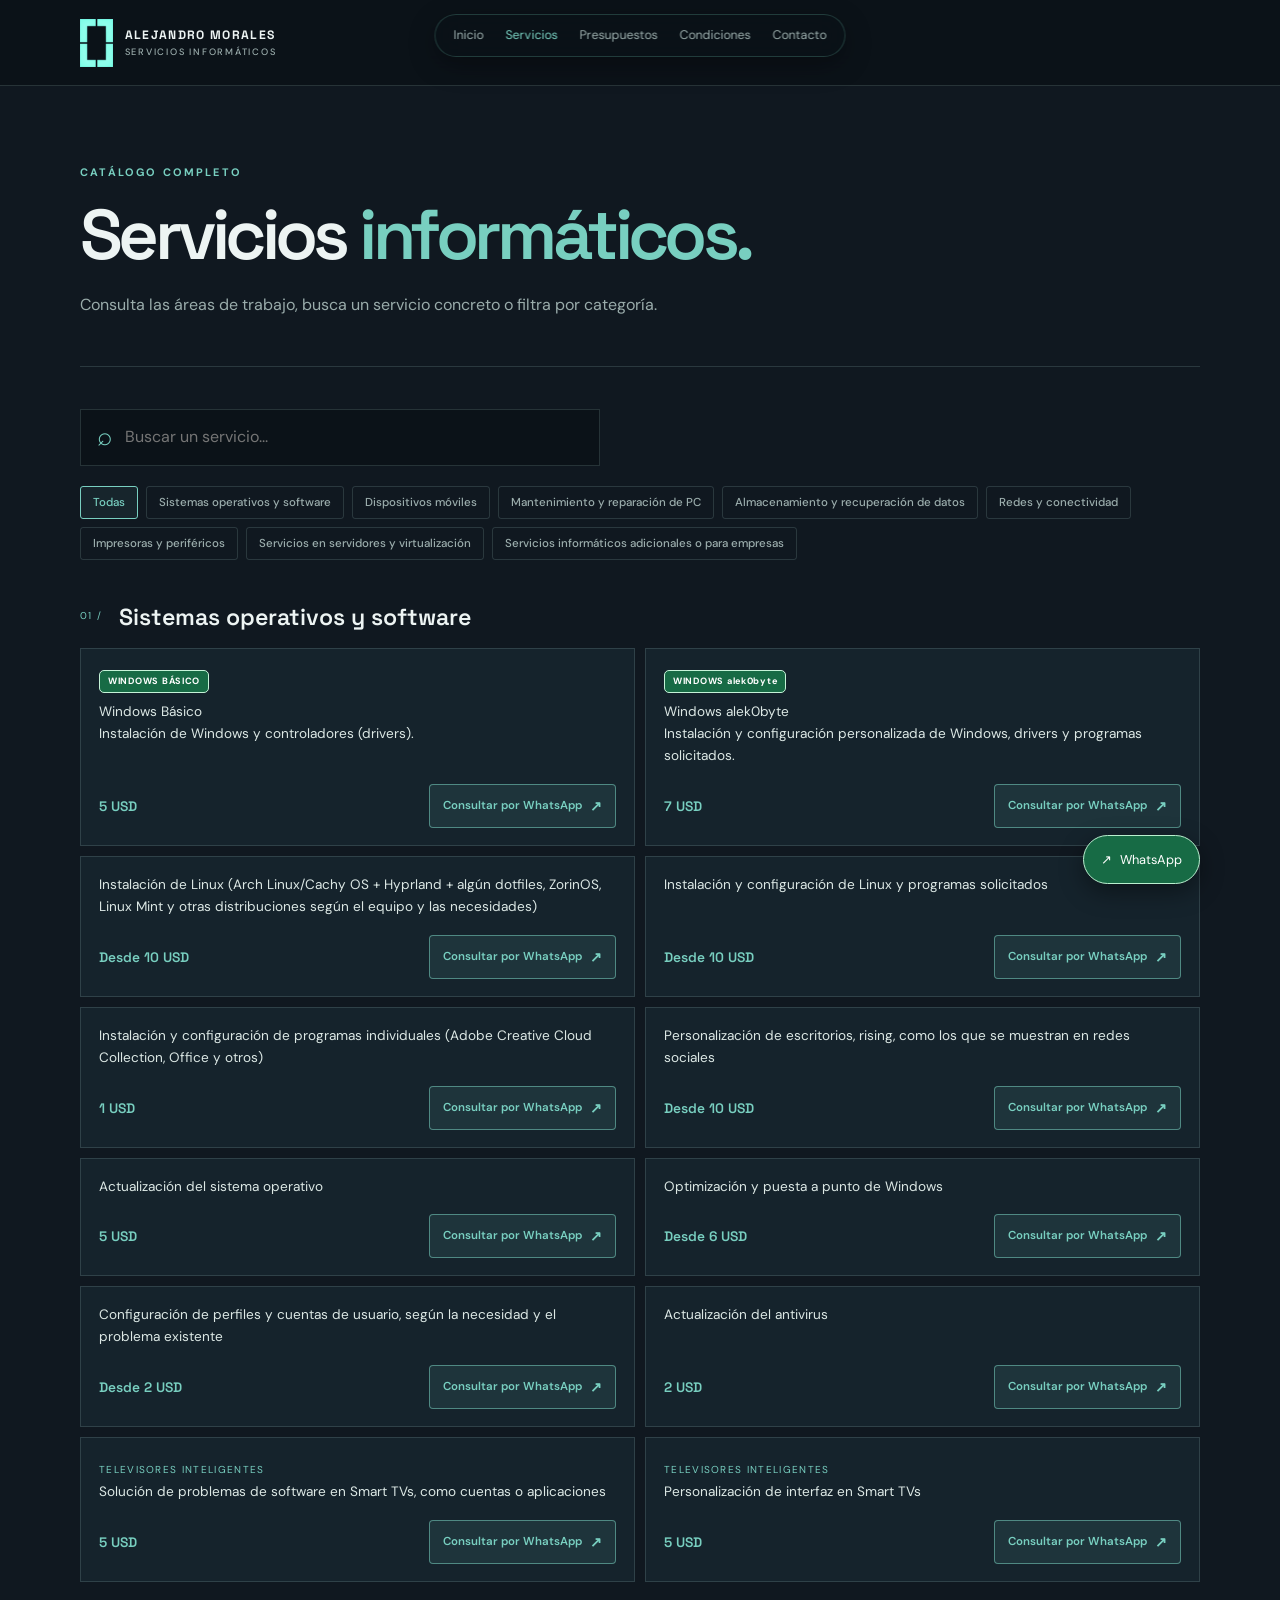
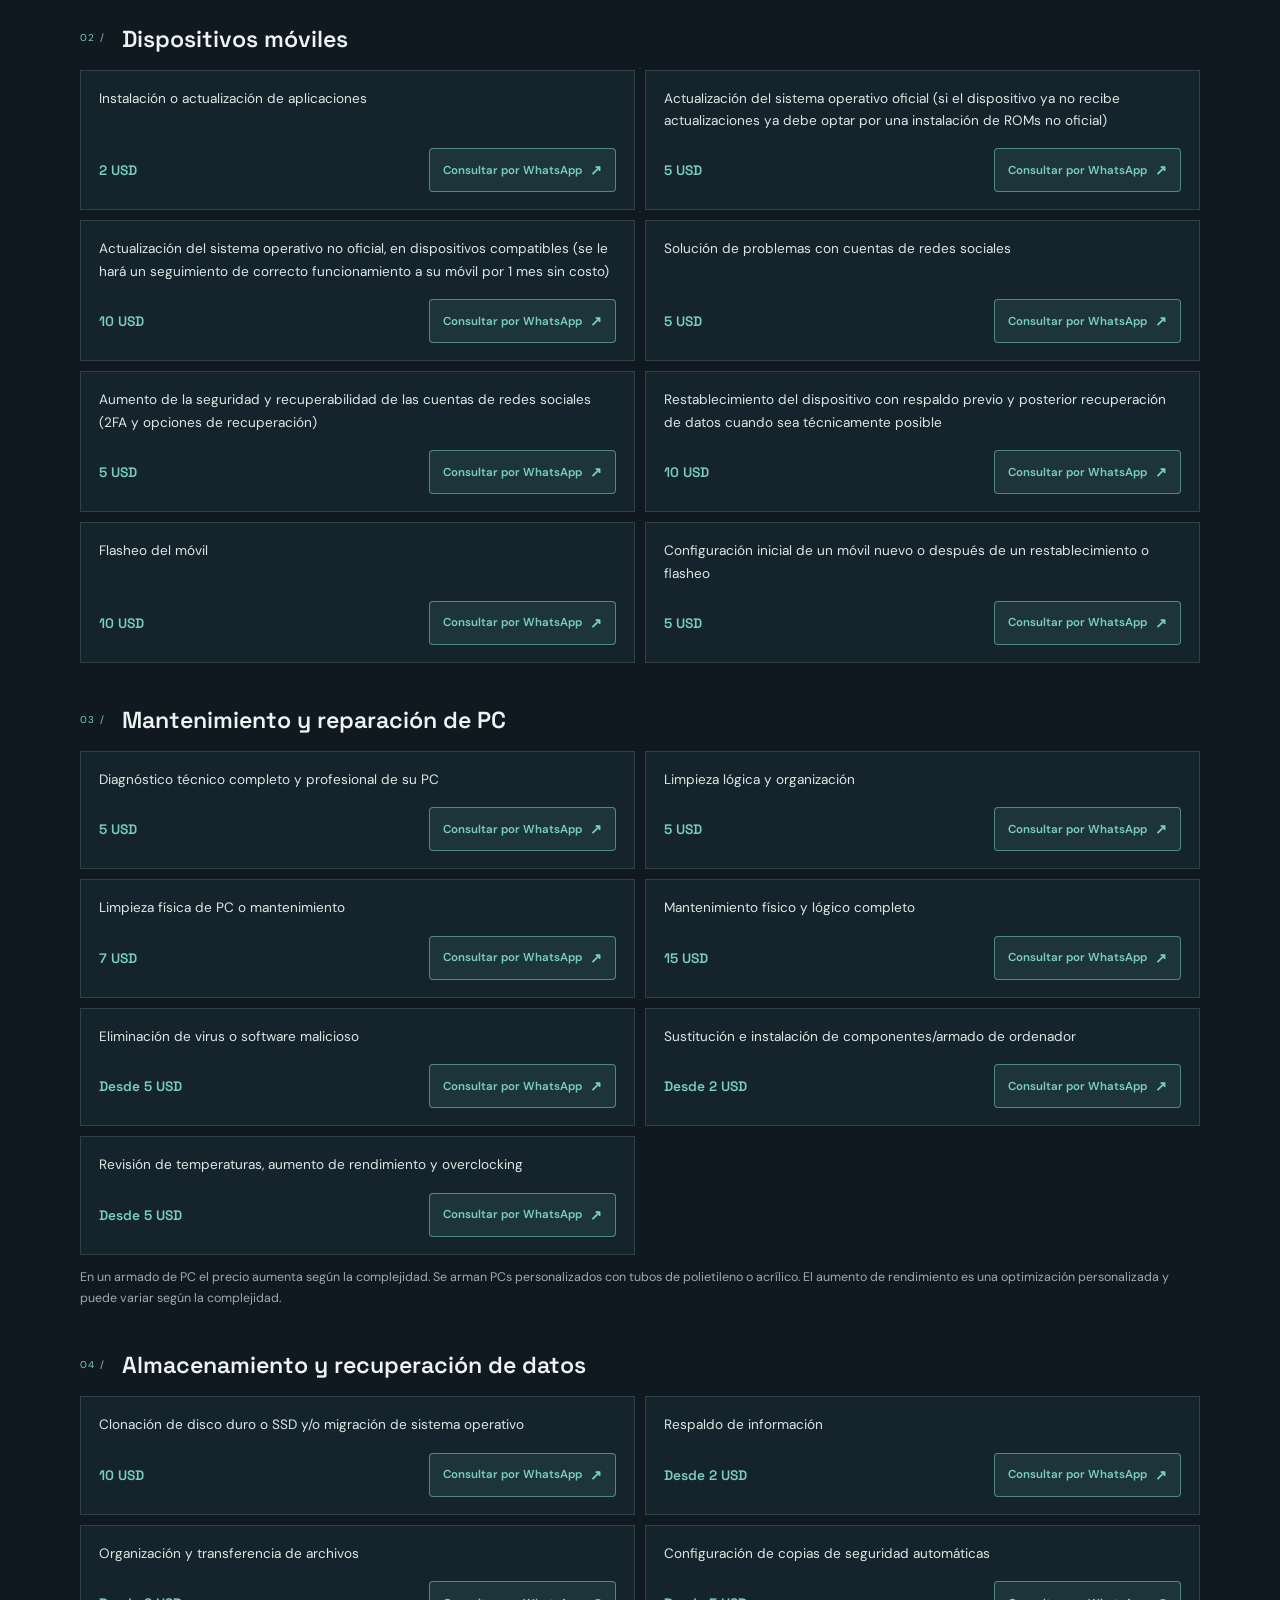
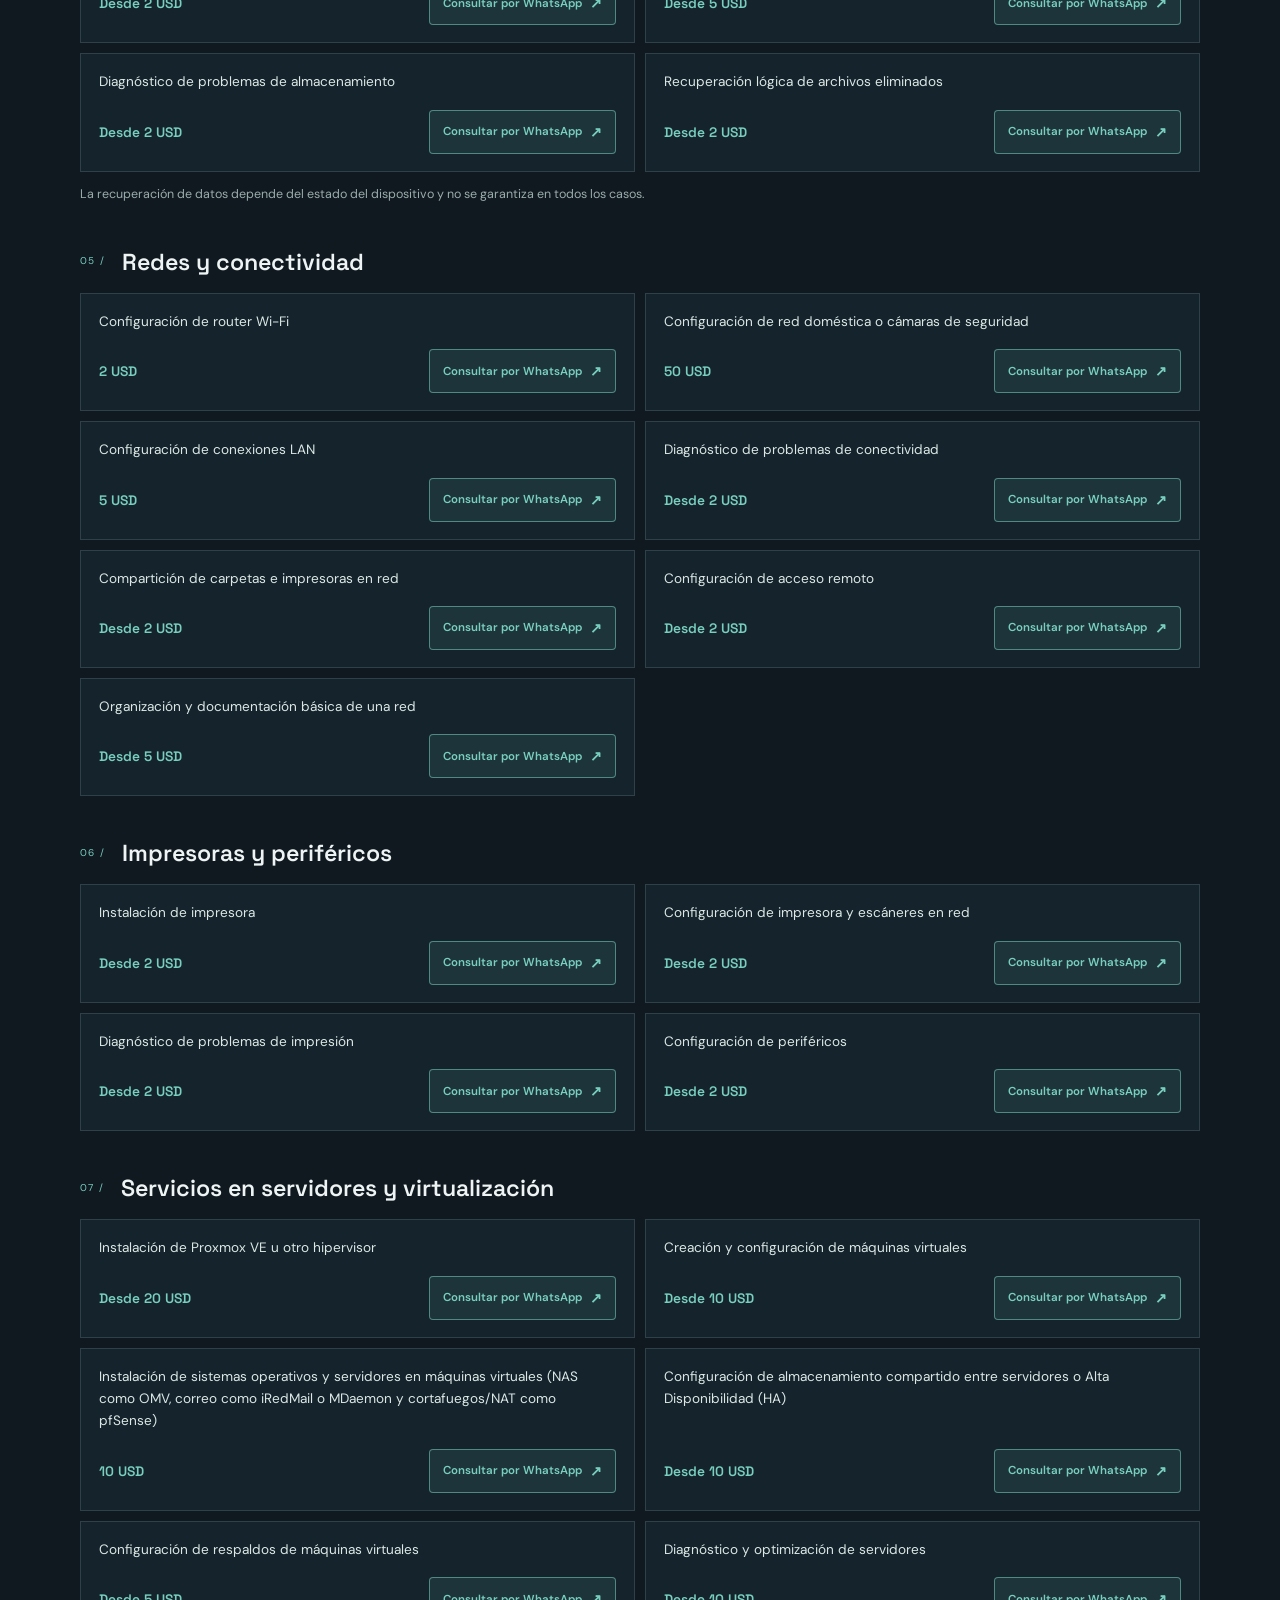
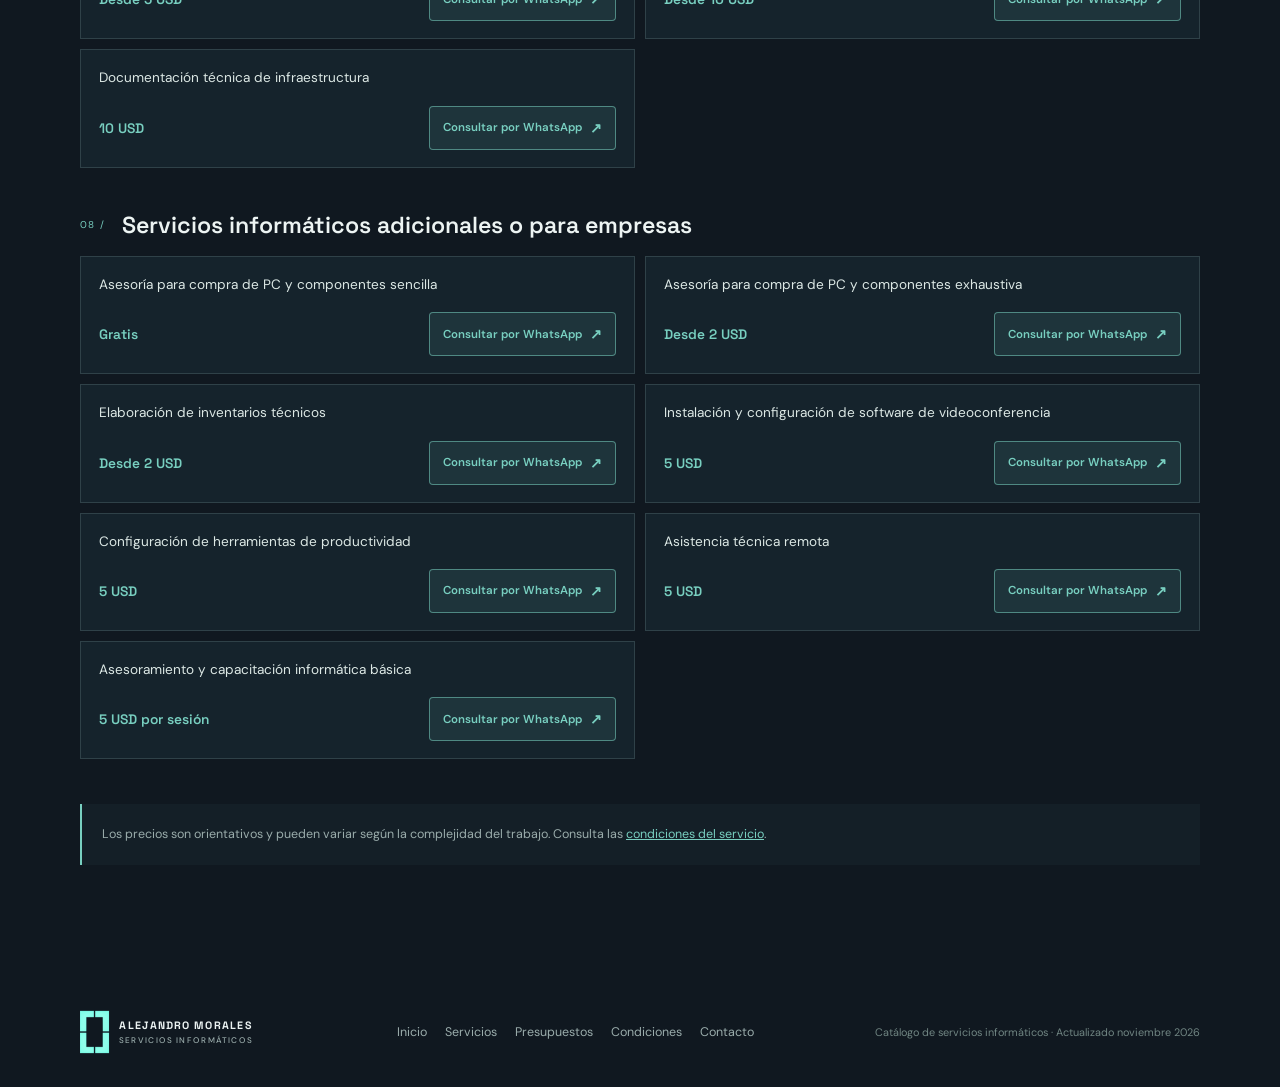
<file: servicios.html>
<!doctype html>
<html lang="es">
<head>
  <meta charset="utf-8">
  <meta name="viewport" content="width=device-width, initial-scale=1">
  <meta name="theme-color" content="#101820">
  <meta name="description" content="Explora el catálogo de servicios informáticos de Alejandro Morales: sistemas, PC, redes, datos, móviles y servidores.">
  <title>Servicios | Alejandro Morales</title>
  <link rel="canonical" href="https://alek0byte.github.io/alejandro-morales-services/servicios.html">
  <meta property="og:type" content="website">
  <meta property="og:site_name" content="Alejandro Morales · Servicios informáticos">
  <meta property="og:title" content="Servicios | Alejandro Morales">
  <meta property="og:description" content="Catálogo completo de servicios informáticos con precios orientativos y filtros por categoría.">
  <meta property="og:url" content="https://alek0byte.github.io/alejandro-morales-services/servicios.html">
  <meta property="og:image" content="https://alek0byte.github.io/alejandro-morales-services/assets/img/og-image.jpg">
  <meta property="og:image:width" content="1200">
  <meta property="og:image:height" content="630">
  <meta property="og:image:alt" content="Alejandro Morales · Servicios informáticos">
  <meta property="og:locale" content="es_ES">
  <meta name="twitter:card" content="summary_large_image">
  <meta name="twitter:title" content="Servicios | Alejandro Morales">
  <meta name="twitter:description" content="Catálogo completo de servicios informáticos con precios orientativos.">
  <meta name="twitter:image" content="https://alek0byte.github.io/alejandro-morales-services/assets/img/og-image.jpg">
  <link rel="manifest" href="manifest.webmanifest">
  <link rel="icon" href="assets/img/favicon-32.png" type="image/png" sizes="32x32">
  <link rel="icon" href="assets/img/favicon.png" type="image/png" sizes="64x64">
  <link rel="icon" href="assets/img/app-icon-192.png" type="image/png" sizes="192x192">
  <link rel="apple-touch-icon" href="assets/img/apple-touch-icon-180.png" sizes="180x180">
  <link rel="preload" href="assets/fonts/dm-sans-400.woff2" as="font" type="font/woff2" crossorigin>
  <link rel="preload" href="assets/fonts/space-grotesk-600.woff2" as="font" type="font/woff2" crossorigin>
  <link rel="stylesheet" href="assets/css/fonts.css">
  <link rel="stylesheet" href="assets/css/site.css">
</head>
<body>
<a class="skip-link" href="#contenido">Saltar al contenido</a>
<header class="site-header">
  <a class="brand" href="index.html"><img class="brand-logo" src="assets/img/logo.png" alt="" width="98" height="144" decoding="async"><span>ALEJANDRO MORALES<small>SERVICIOS INFORMÁTICOS</small></span></a>
  <button class="menu-toggle" type="button" aria-label="Abrir menú" aria-expanded="false" aria-controls="main-nav">☰</button>
  <nav id="main-nav" class="main-nav" aria-label="Navegación principal"><a href="index.html">Inicio</a><a class="active" aria-current="page" href="servicios.html">Servicios</a><a href="presupuesto.html">Presupuestos</a><a href="condiciones.html">Condiciones</a><a href="contacto.html">Contacto</a></nav>
</header>
<main id="contenido" class="wrap inner-page">
  <div class="page-title"><p class="kicker">CATÁLOGO COMPLETO</p><h1>Servicios <em>informáticos.</em></h1><p>Consulta las áreas de trabajo, busca un servicio concreto o filtra por categoría.</p></div>
  <div class="catalog-tools">
    <label class="search-box" for="service-search"><span aria-hidden="true">⌕</span><span class="sr-only">Buscar servicios</span><input id="service-search" type="search" placeholder="Buscar un servicio..." autocomplete="off" aria-describedby="catalog-status"></label>
    <div id="category-filters" class="filter-list" role="group" aria-label="Filtrar por categoría"></div>
  </div>
  <p id="catalog-status" class="sr-only" role="status" aria-live="polite"></p>
  <div id="catalog-content" class="catalog-content"><p class="loading">Cargando catálogo...</p></div>
  <p class="catalog-footnote">Los precios son orientativos y pueden variar según la complejidad del trabajo. Consulta las <a href="condiciones.html">condiciones del servicio</a>.</p>
</main>
<footer class="site-footer wrap">
  <a class="brand footer-brand" href="index.html"><img class="brand-logo" src="assets/img/logo.png" alt="" width="98" height="144" decoding="async"><span>ALEJANDRO MORALES<small>SERVICIOS INFORMÁTICOS</small></span></a>
  <nav class="footer-nav" aria-label="Navegación del pie"><a href="index.html">Inicio</a><a href="servicios.html">Servicios</a><a href="presupuesto.html">Presupuestos</a><a href="condiciones.html">Condiciones</a><a href="contacto.html">Contacto</a></nav>
  <p>Catálogo de servicios informáticos<span class="footer-updated"> · Actualizado noviembre 2026</span></p>
</footer>
<a class="floating-whatsapp" href="https://wa.me/5359216497?text=Hola%20Alejandro%2C%20te%20escribo%20desde%20tu%20web.%20Necesito%20ayuda%20con%3A%20" target="_blank" rel="noopener" aria-label="Contactar por WhatsApp">↗ <span>WhatsApp</span></a>
<script src="assets/js/site.js"></script><script src="assets/js/shared.js"></script><script src="assets/js/catalog.js"></script>
</body>
</html>
</file>
<file: assets/css/fonts.css>
/* Fuentes autohospedadas (subconjunto latin) para no depender de Google Fonts */
@font-face{font-family:"DM Sans";font-style:normal;font-weight:400;font-display:swap;src:url("../fonts/dm-sans-400.woff2") format("woff2")}
@font-face{font-family:"DM Sans";font-style:normal;font-weight:500;font-display:swap;src:url("../fonts/dm-sans-500.woff2") format("woff2")}
@font-face{font-family:"DM Sans";font-style:normal;font-weight:600;font-display:swap;src:url("../fonts/dm-sans-600.woff2") format("woff2")}
@font-face{font-family:"DM Sans";font-style:normal;font-weight:700;font-display:swap;src:url("../fonts/dm-sans-700.woff2") format("woff2")}
@font-face{font-family:"Space Grotesk";font-style:normal;font-weight:500;font-display:swap;src:url("../fonts/space-grotesk-500.woff2") format("woff2")}
@font-face{font-family:"Space Grotesk";font-style:normal;font-weight:600;font-display:swap;src:url("../fonts/space-grotesk-600.woff2") format("woff2")}
@font-face{font-family:"Space Grotesk";font-style:normal;font-weight:700;font-display:swap;src:url("../fonts/space-grotesk-700.woff2") format("woff2")}
</file>
<file: assets/css/site.css>
:root{--bg:#101820;--bg-deep:#0b1218;--panel:#15232c;--panel-2:#192a34;--text:#edf4f3;--muted:#9aacab;--accent:#78CFC0;--accent-dark:#245B55;--line:rgba(178,220,214,.16);--font-body:"DM Sans",sans-serif;--font-display:"Space Grotesk",sans-serif;--header-h:86px}
*{box-sizing:border-box}html{scroll-behavior:smooth}body{margin:0;background:var(--bg);color:var(--text);font-family:var(--font-body);line-height:1.65}a{color:inherit;text-decoration:none}.wrap{width:min(1120px,calc(100% - 48px));margin-inline:auto}
.site-header{height:var(--header-h);padding:0 max(24px,calc((100vw - 1120px)/2));display:flex;align-items:center;justify-content:space-between;border-bottom:1px solid var(--line);background:rgba(11,18,24,.82);backdrop-filter:blur(16px);position:sticky;top:0;z-index:20}
.brand{display:flex;align-items:center;gap:12px;font:700 .76rem var(--font-display);letter-spacing:.11em}.brand small{display:block;color:var(--muted);font:500 .58rem var(--font-body);letter-spacing:.19em;margin-top:3px}.brand-logo{display:block;height:48px;width:auto;flex:none}
.main-nav{display:flex;align-items:center;gap:22px;position:fixed;top:14px;left:50%;transform:translateX(-50%);z-index:30;padding:10px 18px;border:1px solid rgba(120,207,192,.22);border-radius:40px;background:rgba(11,18,24,.9);backdrop-filter:blur(16px);box-shadow:0 8px 28px #0005;white-space:nowrap}.main-nav a{font-size:.78rem;color:var(--muted);transition:color .2s}.main-nav a:hover,.main-nav a.active{color:var(--accent)}.menu-toggle{display:none;background:none;border:0;color:var(--text);font-size:1.4rem}
.hero{min-height:630px;display:grid;grid-template-columns:1.08fr .92fr;align-items:center;gap:45px;padding-block:72px 85px}.kicker{font-size:.68rem;letter-spacing:.2em;font-weight:700;color:var(--accent);margin:0 0 18px}.pulse{display:inline-block;width:7px;height:7px;border-radius:50%;background:var(--accent);box-shadow:0 0 14px var(--accent);margin-right:9px}.hero h1,.page-title h1{font:600 clamp(3.2rem,6.2vw,5.8rem)/1.02 var(--font-display);letter-spacing:-.065em;margin:0;max-width:680px}.hero h1 em,.page-title h1 em,.section-heading h2 em,.band-inner h2 em{font-style:normal;color:var(--accent)}.hero-text{max-width:550px;color:var(--muted);font-size:1.02rem;margin:26px 0 30px}.hero-actions{display:flex;align-items:center;gap:25px;flex-wrap:wrap}.button{display:inline-flex;align-items:center;justify-content:center;gap:18px;padding:14px 20px;border-radius:4px;font-size:.83rem;font-weight:700;transition:transform .2s,background .2s}.button:hover{transform:translateY(-2px)}.button.primary{background:var(--accent);color:var(--bg-deep)}.button.light{background:var(--text);color:var(--bg-deep)}.text-link{font-size:.82rem;color:var(--text)}.text-link span{color:var(--accent);margin-left:6px}
.hero-art{height:430px;position:relative;display:grid;place-items:center;overflow:hidden;background:radial-gradient(ellipse at center,rgba(120,207,192,.13),transparent 60%)}.art-grid{position:absolute;inset:0;opacity:.2;background-image:linear-gradient(rgba(120,207,192,.16) 1px,transparent 1px),linear-gradient(90deg,rgba(120,207,192,.16) 1px,transparent 1px);background-size:34px 34px;mask-image:radial-gradient(ellipse,black,transparent 72%)}.orbit{position:absolute;border:1px solid rgba(120,207,192,.3);border-radius:50%;transform:rotate(-28deg)}.orbit-one{width:340px;height:175px}.orbit-two{width:430px;height:240px;transform:rotate(42deg);border-color:rgba(120,207,192,.18)}.float-tag{position:absolute;z-index:5;border:1px solid var(--line);background:rgba(16,24,32,.86);padding:8px 12px;font-size:.59rem;letter-spacing:.17em;color:#b4c9c6}.float-tag b{color:var(--accent);margin-left:8px}.tag-top{top:2%;right:8%}.tag-bottom{bottom:17%;left:5%}
.intro-strip{border-block:1px solid var(--line);background:var(--bg-deep)}.strip-inner{min-height:76px;display:flex;align-items:center;justify-content:space-between;gap:20px}.strip-label{font-size:.61rem;letter-spacing:.16em;color:var(--accent);font-weight:700}.strip-inner p{font-size:.82rem;color:#c0cecc;margin:0}.strip-inner i{font-style:normal;color:var(--accent);padding-inline:5px}.strip-inner>a{font-size:.74rem;color:var(--muted)}
.section-block{padding-block:100px}.section-heading{display:flex;align-items:end;justify-content:space-between;gap:40px;margin-bottom:38px}.section-heading h2,.band-inner h2{font:600 clamp(2.2rem,4vw,3.4rem)/1.08 var(--font-display);letter-spacing:-.05em;margin:0}.section-aside{max-width:330px;color:var(--muted);font-size:.85rem;margin:0 0 4px}.feature-grid{display:grid;grid-template-columns:repeat(4,1fr);gap:14px}.feature-card{min-height:250px;padding:24px;border:1px solid var(--line);background:linear-gradient(145deg,rgba(25,42,52,.8),rgba(16,24,32,.4));position:relative;transition:border-color .2s,transform .2s}.feature-card:hover{border-color:rgba(120,207,192,.6);transform:translateY(-4px)}.card-number{position:absolute;right:20px;top:20px;font-size:.63rem;color:#718b89}.feature-icon{display:block;font-size:1.7rem;color:var(--accent);margin:12px 0 28px}.feature-card h3{font:600 1.1rem var(--font-display);margin:0 0 9px}.feature-card p{font-size:.78rem;color:var(--muted);margin:0;max-width:220px}.card-arrow{position:absolute;right:22px;bottom:18px;color:var(--accent)}
.contact-band{background:var(--accent-dark);padding:60px 0}.band-inner{display:flex;align-items:center;justify-content:space-between;gap:30px}.band-inner .kicker{color:#c4eee5}.band-inner h2{font-size:clamp(2.1rem,4vw,3.1rem)}.band-inner h2 em{color:#b1e8dd}
.site-footer{min-height:110px;display:flex;align-items:center;justify-content:space-between;gap:25px}.site-footer p{color:#708582;font-size:.68rem}.footer-brand{transform:scale(.88);transform-origin:left center}
.inner-page{padding-top:78px;padding-bottom:100px;min-height:70vh}.page-title{padding-bottom:48px;border-bottom:1px solid var(--line);margin-bottom:42px}.page-title h1{font-size:clamp(2.8rem,5.5vw,4.8rem)}.page-title>p:last-child{max-width:630px;color:var(--muted);margin:20px 0 0}.catalog-tools{display:grid;gap:20px;margin-bottom:30px}.search-box{display:flex;align-items:center;gap:12px;border:1px solid var(--line);background:var(--bg-deep);padding:0 16px;max-width:520px;transition:border-color .2s,box-shadow .2s}.search-box span{font-size:1.6rem;color:var(--accent)}.search-box input{width:100%;padding:14px 0;background:none;border:0;outline:0;color:var(--text);font:inherit}.filter-list{display:flex;gap:8px;flex-wrap:wrap}.filter-button{border:1px solid var(--line);background:transparent;color:var(--muted);padding:8px 12px;border-radius:3px;font:500 .72rem var(--font-body);cursor:pointer}.filter-button.active,.filter-button:hover{border-color:var(--accent);color:var(--accent);background:rgba(120,207,192,.07)}
.category-block{margin:42px 0;scroll-margin-top:calc(var(--header-h) + 24px)}.category-heading{display:flex;align-items:center;gap:16px;margin-bottom:16px}.category-heading span{font-size:.62rem;color:var(--accent);letter-spacing:.15em}.category-heading h2{font:600 1.45rem var(--font-display);margin:0}.service-list{display:grid;grid-template-columns:repeat(2,minmax(0,1fr));gap:10px}.service-item{padding:17px 18px;background:var(--panel);border:1px solid var(--line);display:flex;flex-direction:column;justify-content:space-between;gap:16px;min-height:112px}.service-item p{font-size:.85rem;margin:0;color:#dce8e5}.service-bottom{display:flex;justify-content:space-between;align-items:center;gap:12px}.service-price{font:600 .86rem var(--font-display);color:var(--accent);white-space:nowrap}.offer-badge{display:inline-block;background:#176b45;border:1px solid #c5f3d8;color:white;padding:3px 8px;border-radius:5px;font-size:.57rem;font-weight:700;letter-spacing:.08em;margin-bottom:8px}.subcat-label{font-size:.63rem;letter-spacing:.13em;color:var(--accent);text-transform:uppercase}.category-note,.catalog-footnote{color:var(--muted);font-size:.78rem}.catalog-footnote{padding:20px;border-left:2px solid var(--accent);background:rgba(120,207,192,.04);margin-top:45px}.catalog-footnote a{color:var(--accent);text-decoration:underline}.loading,.empty-state{color:var(--muted);padding:30px 0}
.content-panel{padding:28px;border:1px solid var(--line);background:var(--panel);margin-bottom:22px}.content-panel h2{font:600 1.55rem var(--font-display);margin:0 0 20px}.numbered-list{list-style:none;counter-reset:terms;padding:0;margin:0}.numbered-list li{counter-increment:terms;display:grid;grid-template-columns:42px 1fr;gap:15px;padding:16px 0;border-top:1px solid var(--line);font-size:.88rem;color:#d7e3e0}.numbered-list li:before{content:"0" counter(terms);font:600 .8rem var(--font-display);color:var(--accent)}.procedure-panel{background:linear-gradient(130deg,#183a3a,#15232c)}.procedure-steps{display:grid;grid-template-columns:repeat(4,1fr);gap:10px;margin:26px 0}.procedure-step{padding:16px;border:1px solid rgba(120,207,192,.25)}.procedure-step span{display:block;font:600 1.4rem var(--font-display);color:var(--accent);margin-bottom:12px}.procedure-step strong{font-size:.66rem;letter-spacing:.08em}.muted{color:var(--muted);font-size:.85rem}.contact-layout{display:grid;grid-template-columns:1.2fr .8fr;gap:20px;align-items:start}.contact-main{padding:40px}.contact-symbol{font-size:2.3rem;color:var(--accent)}.contact-main h2{font-size:2rem}.contact-main .button{margin-top:20px}.contact-aside{padding:30px;background:var(--bg-deep);border:1px solid var(--line)}.contact-aside h3{font:600 1.2rem var(--font-display)}.contact-aside ul{padding-left:18px;color:var(--muted);font-size:.82rem}.contact-aside li{margin:12px 0}.contact-aside .text-link{display:inline-block;margin-top:18px;color:var(--accent)}
.floating-whatsapp{position:fixed;right:max(14px,calc((100vw - 1120px)/2));bottom:16px;z-index:15;display:flex;gap:8px;align-items:center;padding:13px 17px;border-radius:40px;background:#176b45;border:1px solid #b9f0cf;color:white;font-size:.8rem;box-shadow:0 8px 25px #0006;max-width:calc(100vw - 28px);box-sizing:border-box;white-space:nowrap;transition:opacity .2s,transform .2s,background .2s}.floating-whatsapp:hover{background:#1b8754}

/* ---------- Base ---------- */
html,body{max-width:100%;overflow-x:clip}
img{display:block;max-width:100%;height:auto}
.hero-art,.hero-copy,.contact-layout>*{min-width:0}

/* ---------- Retrato de la portada ---------- */
.profile-card{position:relative;z-index:3;width:min(270px,72%);padding:10px;background:rgba(21,35,44,.92);border:1px solid rgba(120,207,192,.48);box-shadow:0 22px 65px rgba(0,0,0,.38)}
.profile-photo{width:100%;height:310px;object-fit:cover;object-position:center 34%;border-radius:2px}
.profile-caption{display:flex;flex-direction:column;gap:3px;padding:12px 5px 5px;text-align:center}
.profile-caption strong{font:600 .7rem var(--font-display);letter-spacing:.12em;color:var(--text)}
.profile-caption span{font-size:.58rem;letter-spacing:.15em;color:var(--accent)}

/* ---------- Botón flotante de WhatsApp (se oculta cerca del pie, ver site.js) ---------- */
.floating-whatsapp.is-hidden{opacity:0;transform:translateY(14px);pointer-events:none;visibility:hidden}

/* ---------- Contacto ---------- */
.contact-phone{display:flex;align-items:center;gap:12px;flex-wrap:wrap;margin:20px 0 4px}
.contact-phone a{display:inline-flex;align-items:center;min-height:44px;font:600 1.05rem var(--font-display);letter-spacing:.02em;color:var(--text)}
.contact-phone a:hover{color:var(--accent)}
.copy-button{border:1px solid var(--line);background:transparent;color:var(--muted);padding:9px 13px;border-radius:3px;font:500 .72rem var(--font-body);cursor:pointer;min-height:44px;transition:border-color .2s,color .2s}
.copy-button:hover,.copy-button:focus-visible{border-color:var(--accent);color:var(--accent)}

/* ---------- Preguntas frecuentes ---------- */
.faq{margin-top:8px}
.faq details{border-bottom:1px solid var(--line);padding:14px 0}
.faq details:first-child{border-top:1px solid var(--line)}
.faq summary{cursor:pointer;font-weight:600;list-style:none;display:flex;justify-content:space-between;align-items:center;gap:16px;min-height:32px}
.faq summary::-webkit-details-marker{display:none}
.faq summary::after{content:"+";color:var(--accent);font-size:1.3rem;line-height:1;flex:0 0 auto}
.faq details[open] summary::after{content:"–"}
.faq p{color:var(--muted);margin:12px 0 2px;max-width:72ch}
.faq a{color:var(--accent);text-decoration:underline;text-underline-offset:3px}

/* ---------- Pie ---------- */
.footer-nav{display:flex;flex-wrap:wrap;gap:0 18px;font-size:.78rem;color:var(--muted)}
.footer-nav a{display:inline-flex;align-items:center;min-height:44px}
.footer-nav a:hover{color:var(--accent)}

/* ---------- Accesibilidad ---------- */
:focus-visible{outline:2px solid var(--accent);outline-offset:3px;border-radius:2px}
.sr-only{position:absolute!important;width:1px;height:1px;padding:0;margin:-1px;overflow:hidden;clip:rect(0 0 0 0);white-space:nowrap;border:0}
.skip-link{position:fixed;left:12px;top:-70px;z-index:100;background:var(--accent);color:var(--bg-deep);padding:10px 16px;border-radius:3px;font-weight:700;transition:top .18s}
.skip-link:focus{top:12px}
/* El buscador tiene outline:0: se marca el contenedor al enfocar */
.search-box:focus-within{border-color:var(--accent);box-shadow:0 0 0 3px rgba(120,207,192,.18)}
/* Botón de "ver todo" en el estado vacío del catálogo */
.link-button{background:none;border:0;padding:0;color:var(--accent);font:inherit;cursor:pointer;text-decoration:underline;text-underline-offset:3px}

/* ---------- Adaptación a pantallas pequeñas ---------- */
@media(max-width:850px){.hero{grid-template-columns:1fr;gap:5px;padding-top:65px}.hero-art{height:auto;min-height:0;padding-block:26px 30px}.feature-grid{grid-template-columns:repeat(2,1fr)}.section-heading{align-items:start;flex-direction:column;gap:15px}.strip-inner{flex-wrap:wrap;padding-block:18px}.strip-inner p{order:3;width:100%}.service-list{grid-template-columns:1fr}.contact-layout{grid-template-columns:1fr}}
@media(max-width:650px){:root{--header-h:72px;--tools-h:140px}.wrap{width:min(100% - 34px,1120px)}.site-header{padding-inline:17px}.brand-logo{height:44px}.menu-toggle{display:grid;place-items:center;width:44px;height:44px;margin-right:-10px;font-size:1.45rem;border-radius:6px}.menu-toggle[aria-expanded="true"]{color:var(--accent)}.main-nav{display:none;position:fixed;top:76px;left:auto;right:14px;transform:none;width:min(260px,calc(100vw - 28px));padding:16px;background:rgba(11,18,24,.97);border:1px solid var(--line);border-radius:14px;flex-direction:column;align-items:flex-start;gap:12px;box-shadow:0 18px 45px rgba(0,0,0,.55)}.main-nav.open{display:flex}.main-nav a{display:flex;align-items:center;min-height:44px;padding:2px 0;font-size:.92rem}.hero{min-height:0;padding-block:58px 50px}.hero h1{font-size:3.25rem}.hero-art{max-width:100%}.profile-card{width:min(230px,76%)}.profile-photo{height:260px}.strip-inner{gap:8px}.strip-inner>a{margin-left:auto}.section-block{padding-block:65px}.feature-grid{grid-template-columns:1fr 1fr;gap:9px}.feature-card{padding:16px;min-height:225px}.feature-card h3{font-size:.95rem}.feature-card p{font-size:.72rem}.band-inner{align-items:flex-start;flex-direction:column}.site-footer{padding-block:22px;align-items:flex-start;flex-direction:column;gap:0}.inner-page{padding-top:54px;padding-bottom:70px}.page-title{padding-bottom:32px}.page-title h1{font-size:3rem}.content-panel{padding:20px}.procedure-steps{grid-template-columns:repeat(2,1fr)}.contact-main{padding:25px}.floating-whatsapp{right:12px;bottom:max(12px,env(safe-area-inset-bottom));max-width:calc(100vw - 24px);z-index:40}.catalog-tools{position:sticky;top:var(--header-h);z-index:12;gap:12px;margin-inline:-17px;padding:10px 17px;margin-bottom:24px;background:rgba(16,24,32,.95);backdrop-filter:blur(14px);border-bottom:1px solid var(--line)}.search-box input{padding:10px 0}.filter-list{display:flex;flex-wrap:nowrap;overflow-x:auto;gap:8px;margin-inline:-17px;padding:2px 17px 6px;scrollbar-width:none;-webkit-overflow-scrolling:touch}.filter-list::-webkit-scrollbar{display:none}.catalog-tools .filter-list{margin-inline:0;padding-inline:0}.filter-button{flex:0 0 auto;min-height:44px;padding:10px 14px;white-space:nowrap;font-size:.66rem}.category-block{scroll-margin-top:calc(var(--header-h) + var(--tools-h))}}
@media(prefers-reduced-motion:reduce){html{scroll-behavior:auto}*,*:before,*:after{animation-duration:.01ms!important;animation-iteration-count:1!important;transition:none!important;scroll-behavior:auto!important}}

/* ---------- Generador de presupuestos (presupuesto.html) ---------- */
.quote-layout{display:grid;gap:20px}
.field-grid{display:grid;grid-template-columns:repeat(2,minmax(0,1fr));gap:14px}
.quote-field{display:grid;gap:7px;font:700 .62rem var(--font-body);letter-spacing:.14em;color:var(--muted);text-transform:uppercase}
.quote-input{width:100%;background:var(--bg-deep);border:1px solid var(--line);color:var(--text);font:500 .95rem var(--font-body);padding:11px 12px;border-radius:3px;color-scheme:dark;transition:border-color .2s,box-shadow .2s}
.quote-input:focus{outline:0;border-color:var(--accent);box-shadow:0 0 0 3px rgba(120,207,192,.18)}
.quote-input:disabled{opacity:.45}
textarea.quote-input{resize:vertical;min-height:84px}
.quote-columns{display:grid;grid-template-columns:1.15fr .85fr;gap:20px;align-items:start}
.quote-summary{position:sticky;top:calc(var(--header-h) + 20px)}
.quote-catalog .service-list{grid-template-columns:1fr}
.quote-catalog .category-block{margin:30px 0}
.quote-item{padding:14px 16px;background:var(--panel);border:1px solid var(--line);transition:border-color .2s,background .2s}
.quote-item.is-selected{border-color:rgba(120,207,192,.6);background:var(--panel-2)}
.quote-item-head{display:grid;grid-template-columns:auto 1fr auto;gap:12px;align-items:start;cursor:pointer}
.quote-item-head:focus-visible{outline-offset:4px;border-radius:3px}
.quote-check{width:21px;height:21px;margin-top:2px;border:1px solid var(--muted);border-radius:3px;display:grid;place-items:center;font-size:.85rem;color:var(--bg-deep);transition:background .15s,border-color .15s}
.is-selected .quote-check{background:var(--accent);border-color:var(--accent)}
.quote-item-info p{font-size:.85rem;margin:0;color:#dce8e5}
.quote-item-catalog-price{font:600 .78rem var(--font-display);color:var(--muted);white-space:nowrap;margin-top:2px}
.is-selected .quote-item-catalog-price{color:var(--accent)}
.quote-item-controls{display:none;align-items:center;gap:10px;flex-wrap:wrap;margin-top:12px;padding-top:12px;border-top:1px solid var(--line)}
.is-selected .quote-item-controls{display:flex}
.qty-stepper{display:flex;align-items:stretch}
.qty-stepper button{width:38px;min-height:44px;background:transparent;border:1px solid var(--line);color:var(--text);font-size:1.1rem;cursor:pointer;transition:border-color .2s,color .2s}
.qty-stepper button:hover{border-color:var(--accent);color:var(--accent)}
.qty-stepper input{width:52px;min-height:44px;background:var(--bg-deep);border:1px solid var(--line);border-left:0;border-right:0;color:var(--text);text-align:center;font:600 .95rem var(--font-body);color-scheme:dark}
.qty-stepper input:focus{outline:0;border-color:var(--accent)}
.quote-unit{display:flex;align-items:center;gap:8px;font:700 .62rem var(--font-body);letter-spacing:.12em;color:var(--muted);border:1px solid var(--line);background:var(--bg-deep);padding:0 8px 0 12px;min-height:44px}
.quote-unit input{width:76px;min-height:42px;background:none;border:0;outline:0;color:var(--text);font:600 .95rem var(--font-display);text-align:right;color-scheme:dark}
.from-badge{background:rgba(120,207,192,.14);border:1px solid rgba(120,207,192,.45);color:var(--accent);border-radius:3px;padding:2px 6px;font:700 .55rem var(--font-body);letter-spacing:.1em;text-transform:uppercase}
.quote-line-total{font:600 .92rem var(--font-display);color:var(--accent);margin-left:auto;white-space:nowrap}
.quote-group{margin-bottom:14px}
.quote-group-label{font:700 .6rem var(--font-body);letter-spacing:.15em;color:var(--accent);margin:14px 0 2px;text-transform:uppercase}
.quote-line{padding:10px 0;border-top:1px solid var(--line)}
.quote-line-name{font-size:.82rem;color:#dce8e5;margin:0 0 6px}
.quote-line-meta{display:flex;align-items:center;gap:12px;font-size:.76rem;color:var(--muted)}
.quote-line-meta strong{font:600 .88rem var(--font-display);color:var(--text)}
.quote-remove{margin-left:auto;background:none;border:0;color:var(--muted);font-size:.95rem;cursor:pointer;min-width:40px;min-height:36px;transition:color .2s}
.quote-remove:hover{color:#e57373}
.quote-extras{margin-top:18px;padding-top:16px;border-top:1px solid var(--line)}
.quote-check-row{display:flex;align-items:center;gap:10px;font-size:.85rem;color:#dce8e5;cursor:pointer}
.quote-check-row input{width:19px;height:19px;accent-color:var(--accent)}
.quote-extras-grid{display:grid;grid-template-columns:repeat(2,minmax(0,1fr));gap:12px;margin-top:12px}
.quote-totals{margin:18px 0 0;border-top:2px solid var(--accent);padding-top:12px}
.quote-total-row{display:flex;justify-content:space-between;gap:14px;padding:5px 0;font-size:.82rem;color:var(--muted)}
.quote-total-row dd{margin:0;font:600 .9rem var(--font-display);color:var(--text)}
.quote-total-final{display:flex;justify-content:space-between;align-items:center;gap:14px;background:var(--accent);color:var(--bg-deep);padding:12px 14px;margin-top:8px}
.quote-total-final dt{font:700 .78rem var(--font-display);letter-spacing:.12em}
.quote-total-final dd{margin:0;font:600 1.25rem var(--font-display)}
.quote-notes{margin-top:18px}
.quote-actions{display:grid;grid-template-columns:repeat(2,minmax(0,1fr));gap:10px;margin-top:20px}
.quote-actions .button{width:100%;min-height:48px}
.button.whatsapp{background:#176b45;color:#fff}
.button.whatsapp:hover{background:#1b8754}
.quote-clear{color:#e57373;border-color:rgba(229,115,115,.4)}
.quote-clear:hover{border-color:#e57373;color:#e57373}
@media(max-width:850px){.quote-columns{grid-template-columns:1fr}.quote-summary{position:static}}
@media(max-width:650px){.field-grid,.quote-extras-grid{grid-template-columns:1fr}.quote-item{padding:12px 13px}.quote-item-catalog-price{display:none}.quote-actions{grid-template-columns:1fr}.quote-total-final dd{font-size:1.1rem}}

/* ============================================================
   Gema de jade — carrusel tipográfico del hero (index.html)
   Efecto 100 % CSS sobre texto real: seleccionable, accesible
   y responsive. El slot reserva el ancho de la variante más
   larga para que «manos.» y el resto del eslogan no reflowen.
   ============================================================ */
.hero h1 .gem{
  --gem-aqua:#78CFC0;
  --gem-mint:#dcfff6;
  --gem-emerald:#1f9a6a;
  --gem-forest:#0b4631;
  --gem-olive:#7a8232;
  --gem-ink:#041d14;

  position:relative;
  display:inline-block;
  color:transparent;
  -webkit-text-fill-color:transparent;
  -webkit-background-clip:text;
  background-clip:text;
  background-image:
    /* grano cristalino (ruido fractal, muy tenue) */
    url("data:image/svg+xml,%3Csvg xmlns='http://www.w3.org/2000/svg' width='260' height='260'%3E%3Cfilter id='n'%3E%3CfeTurbulence type='fractalNoise' baseFrequency='.8' numOctaves='2' stitchTiles='stitch'/%3E%3CfeColorMatrix type='saturate' values='0'/%3E%3CfeComponentTransfer%3E%3CfeFuncA type='linear' slope='.5'/%3E%3C/feComponentTransfer%3E%3C/filter%3E%3Crect width='100%25' height='100%25' filter='url(%23n)'/%3E%3C/svg%3E"),
    /* microestriado de cristal: vetas diagonales finas */
    repeating-linear-gradient(104deg,rgba(255,255,255,.09) 0 1px,rgba(255,255,255,0) 1px 7px,rgba(2,26,18,.1) 7px 8px,rgba(2,26,18,0) 8px 14px),
    /* plano de facetas principal: aristas rectas de luz y sombra */
    conic-gradient(from 208deg at 30% 24%,transparent 0 8%,rgba(255,255,255,.3) 8% 9.5%,transparent 9.5% 23%,rgba(3,38,25,.26) 23% 25%,transparent 25% 42%,rgba(180,255,236,.22) 42% 43.5%,transparent 43.5% 61%,rgba(3,30,21,.24) 61% 63%,transparent 63% 80%,rgba(255,255,255,.18) 80% 81.5%,transparent 81.5%),
    /* segundo plano facetado, girado: rompe la simetría del primero */
    conic-gradient(from 22deg at 74% 68%,transparent 0 13%,rgba(122,130,50,.38) 13% 15%,transparent 15% 33%,rgba(8,58,40,.28) 33% 35%,transparent 35% 54%,rgba(200,255,242,.2) 54% 56%,transparent 56% 75%,rgba(122,130,50,.26) 75% 77%,transparent 77%),
    /* destello especular puntual */
    radial-gradient(20% 26% at 46% 4%,rgba(255,255,255,.95),transparent 70%),
    /* segundo destello, más pequeño y desplazado */
    radial-gradient(11% 15% at 63% 30%,rgba(230,255,250,.72),transparent 72%),
    /* luz superior aguamarina */
    radial-gradient(70% 46% at 15% 0%,rgba(244,255,252,.9),transparent 58%),
    /* núcleo de refracción */
    radial-gradient(46% 52% at 38% 28%,rgba(120,207,192,.58),transparent 62%),
    /* reflejo secundario esmeralda */
    radial-gradient(38% 46% at 68% 40%,rgba(56,224,164,.52),transparent 64%),
    /* faceta oliva en el lateral profundo */
    radial-gradient(26% 30% at 90% 72%,rgba(122,130,50,.46),transparent 66%),
    /* luz difusa del cuerpo medio-bajo (bajo la sombra inferior) */
    radial-gradient(62% 50% at 44% 60%,rgba(86,216,186,.24),transparent 68%),
    /* profundidad y sombra interna inferior */
    radial-gradient(100% 66% at 34% 108%,rgba(2,20,14,.52),transparent 62%),
    /* degradado principal, vertical: blanco arriba → aguamarina → esmeralda → bosque → oliva abajo */
    linear-gradient(180deg,#f2fffb 0%,#cdf9ee 8%,var(--gem-aqua) 18%,#5fd8b0 30%,#3cc48d 42%,#26a874 54%,#17855b 66%,#0e5f42 78%,var(--gem-forest) 88%,#4a5a22 96%,#6b7529 100%);
  background-size:260px 260px,100% 100%,100% 100%,100% 100%,100% 100%,100% 100%,100% 100%,100% 100%,100% 100%,100% 100%,100% 100%,100% 100%,100% 100%;
  background-repeat:repeat,no-repeat,no-repeat,no-repeat,no-repeat,no-repeat,no-repeat,no-repeat,no-repeat,no-repeat,no-repeat,no-repeat,no-repeat;
  background-blend-mode:soft-light,overlay,overlay,soft-light,screen,screen,screen,screen,normal,normal,normal,normal,normal;
  /* volumen: bisel claro arriba-izquierda + extrusión oscura abajo-derecha.
     Se usa drop-shadow (no text-shadow): con background-clip:text el
     text-shadow se pinta sobre la cara y ensucia el degradado. Los pasos
     encadenados construyen los laterales del bloque de gema. */
  filter:
    drop-shadow(.012em .014em 0 #1b7a54)
    drop-shadow(.014em .016em 0 #136647)
    drop-shadow(.016em .018em 0 #0e5238)
    drop-shadow(.018em .02em 0 #0a402d)
    drop-shadow(.02em .022em 0 #072d20)
    drop-shadow(-.009em -.007em 0 rgba(238,255,250,.5))
    drop-shadow(0 0 .32em rgba(120,207,192,.3))
    drop-shadow(.008em .07em .12em rgba(0,0,0,.52));
}
/* Filos facetados: luz en el borde superior/izquierdo y sombra en el inferior/derecho.
   El borde derecho se extiende -.08em porque el letter-spacing negativo del h1
   deja la tinta de la última «s» fuera de la caja del elemento: sin este margen,
   la máscara recortaba su filo y parte del relieve. */
.hero h1 .gem::before,.hero h1 .gem::after{
  content:attr(data-text);
  position:absolute;
  top:0;right:-.08em;bottom:0;left:0;
  z-index:2;
  pointer-events:none;
  color:transparent;
  -webkit-text-fill-color:transparent;
  -webkit-text-stroke:1.05px;
}
.hero h1 .gem::before{
  -webkit-text-stroke-color:rgba(240,255,251,.72);
  -webkit-mask-image:linear-gradient(146deg,#000 0 16%,rgba(0,0,0,.9) 28%,rgba(0,0,0,.35) 42%,transparent 56%);
  mask-image:linear-gradient(146deg,#000 0 16%,rgba(0,0,0,.9) 28%,rgba(0,0,0,.35) 42%,transparent 56%);
}
.hero h1 .gem::after{
  -webkit-text-stroke-color:rgba(1,18,12,.68);
  -webkit-mask-image:linear-gradient(332deg,#000 0 18%,rgba(0,0,0,.85) 30%,rgba(0,0,0,.32) 44%,transparent 58%);
  mask-image:linear-gradient(332deg,#000 0 18%,rgba(0,0,0,.85) 30%,rgba(0,0,0,.32) 44%,transparent 58%);
}
.hero h1 .gem::selection{background:rgba(120,207,192,.38);color:var(--gem-ink);-webkit-text-fill-color:var(--gem-ink)}
@supports not ((-webkit-background-clip:text) or (background-clip:text)){
  .hero h1 .gem{color:var(--accent);-webkit-text-fill-color:currentColor;text-shadow:none;filter:none}
  .hero h1 .gem::before,.hero h1 .gem::after{display:none}
}
@media(max-width:650px){
  .hero h1 .gem{filter:drop-shadow(.011em .013em 0 #136647) drop-shadow(.013em .015em 0 #0e5238) drop-shadow(.015em .017em 0 #0a402d) drop-shadow(.017em .019em 0 #072d20) drop-shadow(-.008em -.006em 0 rgba(238,255,250,.44)) drop-shadow(0 0 .3em rgba(120,207,192,.26)) drop-shadow(.007em .06em .1em rgba(0,0,0,.46))}
  .hero h1 .gem::before{-webkit-text-stroke-width:.85px}
  .hero h1 .gem::after{-webkit-text-stroke-width:.85px}
}

/* --- Carrusel vertical de «buenas / excelentes / las mejores» --- */
.gem-tail{white-space:normal}
/* El slot apila las tres variantes en la misma celda: su ancho es el de la
   más larga y permanece fijo, así el resto del eslogan nunca cambia de línea. */
.gem-slot{display:inline-grid;vertical-align:baseline;justify-items:start;align-items:baseline}
.gem-slot>.gem{grid-area:1/1;white-space:nowrap;opacity:0;visibility:hidden;transform:translateY(.55em);
  transition:transform .6s cubic-bezier(.22,1,.36,1),opacity .6s ease,filter .35s ease,visibility 0s linear .6s}
.gem-slot>.gem.is-active{opacity:1;visibility:visible;transform:none;transition-delay:0s}
.gem-slot>.gem.is-leaving{opacity:0;visibility:visible;transform:translateY(-.55em)}
/* «manos.» no se anima: solo se recoloca suavemente para cerrar el hueco
   que deja la variante corta dentro del slot (misma línea, sin reflow). */
.gem-manos{display:inline-block;transition:transform .6s cubic-bezier(.22,1,.36,1)}
/* En la franja de dos columnas donde el grupo cae en la misma línea, se
   impide el salto de «manos.» a otra línea (el excedente va al gap del hero). */
@media(min-width:851px) and (max-width:1209px){.gem-tail{white-space:nowrap}}
@media(prefers-reduced-motion:reduce){
  .gem-slot>.gem,.gem-manos{transition:none}
}
/* El carrusel alterna opacidad y translateY (600 ms) y deja intactas las
   capas del jade. Si en el futuro se quiere animar el propio material, se
   puede mover `background-position` (añadiendo una capa de brillo), o la
   `mask-position` de ::before/::after, sin tocar la estructura HTML. */

/* ---------- Consulta contextual por WhatsApp en el catálogo ---------- */
.service-bottom{flex-wrap:wrap}
.service-prices{display:grid;gap:4px}
.service-contact-button{display:inline-flex;align-items:center;justify-content:center;gap:8px;min-height:44px;padding:9px 13px;border:1px solid rgba(120,207,192,.55);border-radius:4px;background:rgba(120,207,192,.10);color:var(--accent);font:600 .72rem var(--font-body);transition:background .2s,border-color .2s,color .2s}
.service-contact-button:hover{background:var(--accent);border-color:var(--accent);color:var(--bg-deep)}
.service-contact-button span{font-size:.9rem}
.service-contact-button:focus-visible{outline:2px solid var(--accent);outline-offset:3px}
@media(max-width:650px){.service-bottom{align-items:flex-start}.service-contact-button{width:100%}}

/* Servicios personalizados pendientes de valoración */
.custom-service-form{display:grid;grid-template-columns:1fr 1fr auto;gap:9px;align-items:end;margin-top:14px;padding:16px;border:1px dashed rgba(120,207,192,.38);background:rgba(120,207,192,.035)}
.custom-service-form label{display:grid;gap:6px;color:var(--muted);font-size:.68rem;font-weight:700}
.custom-service-form input{min-width:0;width:100%;padding:10px 11px;border:1px solid var(--line);background:var(--bg-deep);color:var(--text);font:500 .86rem var(--font-body);border-radius:3px}
.custom-service-form button{min-height:42px;padding:9px 13px;border:1px solid var(--accent);background:rgba(120,207,192,.1);color:var(--accent);font:700 .72rem var(--font-body);border-radius:3px;cursor:pointer}
.custom-service-hint{grid-column:1/-1;margin:0;color:var(--muted);font-size:.72rem}
.pending-badge{display:inline-block;color:#f0d69a;border:1px solid rgba(240,214,154,.4);padding:3px 7px;border-radius:3px;font-size:.6rem;font-weight:700;letter-spacing:.06em}
@media(max-width:650px){.main-nav{top:76px}.custom-service-form{grid-template-columns:1fr}.custom-service-form button{width:100%}.custom-service-hint{grid-column:auto}}
@media(min-width:651px) and (max-width:900px){.main-nav{gap:12px;padding:8px 12px}.main-nav a{font-size:.7rem}}
</file>
